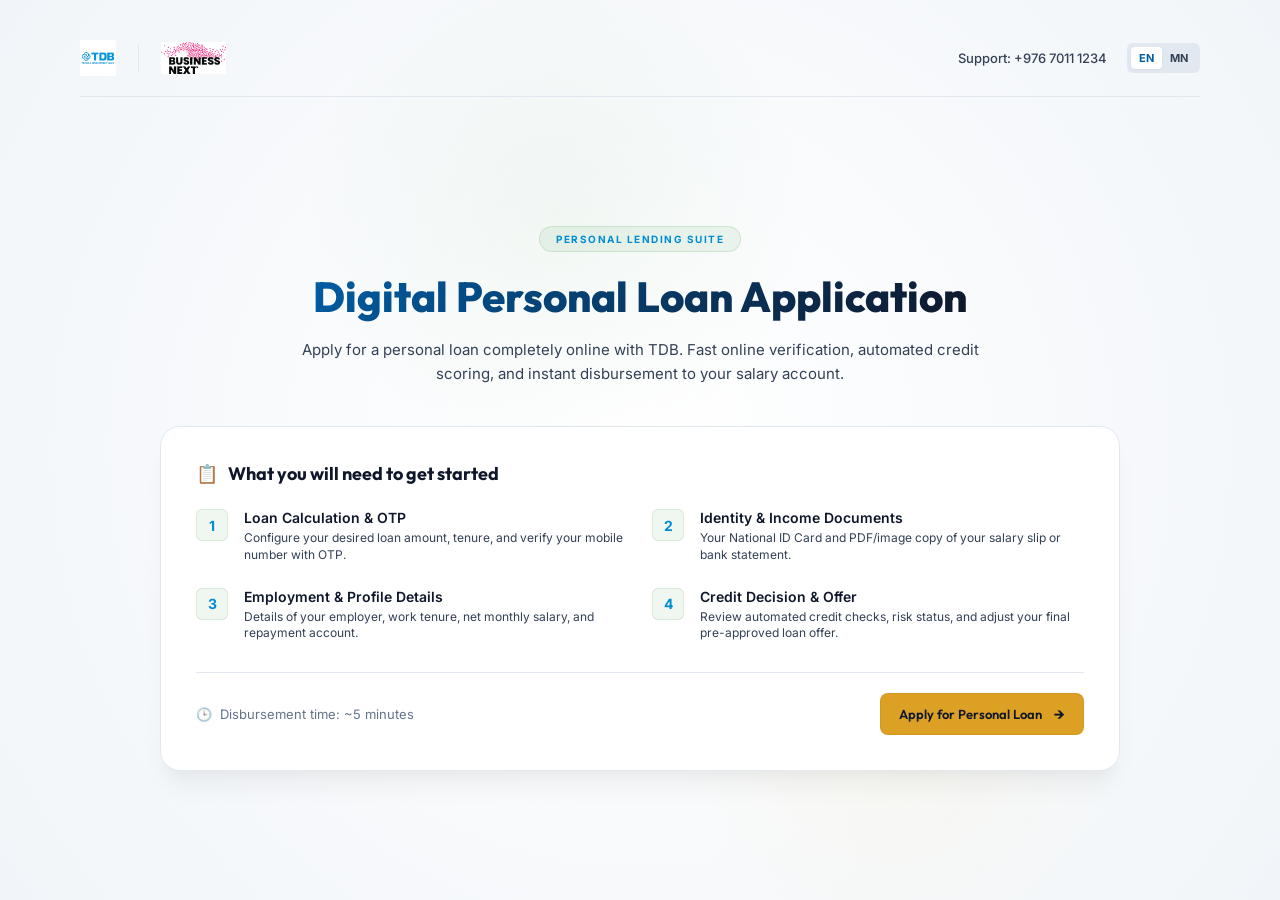
<file: index.html>
<!DOCTYPE html>
<html lang="en">
<head>
  <meta charset="UTF-8">
  <meta name="viewport" content="width=device-width, initial-scale=1.0">
  <title>TDB Mongolia | Retail Onboarding</title>
  <!-- Google Fonts: Outfit and Inter -->
  <link rel="preconnect" href="https://fonts.googleapis.com">
  <link rel="preconnect" href="https://fonts.gstatic.com" crossorigin>
  <link href="https://fonts.googleapis.com/css2?family=Inter:wght@300;400;500;600;700&family=Outfit:wght@400;500;600;700;800&display=swap" rel="stylesheet">
  <!-- Stylesheets -->
  <link rel="stylesheet" href="styles.css">
</head>
<body>

  <!-- ==========================================
       STEP 0: LANDING PAGE (TD Light Theme Style)
       ========================================== -->
  <div class="landing-page-container" id="landing-page">
    <div class="landing-background-glows">
      <div class="glow-1"></div>
      <div class="glow-2"></div>
    </div>
    
    <header class="landing-header">
      <div class="landing-logo-group">
        <img src="assets/tdb_logo.png" alt="TDB Logo" class="tdb-logo-landing">
        <div class="logo-divider"></div>
        <img src="assets/businessnext_logo.png" alt="BusinessNext Logo" class="bn-logo-landing">
      </div>
      <div class="landing-support">
        <span data-translate="support_num">Support: +976 7011 1234</span>
        <div class="lang-selector-mini" id="lang-switcher">
          <span class="active" data-lang="EN">EN</span>
          <span data-lang="MN">MN</span>
        </div>
      </div>
    </header>

    <main class="landing-hero-section">
      <span class="hero-badge" data-translate="retail_suite">PERSONAL LENDING SUITE</span>
      <h1 class="hero-title" data-translate="landing_title">Digital Personal Loan Application</h1>
      <p class="hero-subtitle" data-translate="landing_subtitle">Apply for a personal loan completely online with TDB. Fast online verification, automated credit scoring, and instant disbursement to your salary account.</p>
      
      <!-- What you need card -->
      <div class="requirements-card">
        <h3 class="req-card-title">
          <span class="req-title-icon">📋</span> <span data-translate="req_title">What you will need to get started</span>
        </h3>
        
        <div class="req-grid">
          <div class="req-item">
            <div class="req-num">1</div>
            <div class="req-details">
              <h4 data-translate="req_step1_title">Mobile & Registry Info</h4>
              <p data-translate="req_step1_desc">Active mobile phone for OTP authentication and National Registration Number (Civil ID).</p>
            </div>
          </div>
          <div class="req-item">
            <div class="req-num">2</div>
            <div class="req-details">
              <h4 data-translate="req_step2_title">Identity Document</h4>
              <p data-translate="req_step2_desc">Mongolian National ID Card (Primary), Passport, or Residence Permit for foreign nationals.</p>
            </div>
          </div>
          <div class="req-item">
            <div class="req-num">3</div>
            <div class="req-details">
              <h4 data-translate="req_step3_title">Demographics & Income</h4>
              <p data-translate="req_step3_desc">Employment details, employer name, occupation status, and monthly income levels.</p>
            </div>
          </div>
          <div class="req-item">
            <div class="req-num">4</div>
            <div class="req-details">
              <h4 data-translate="req_step4_title">Security PIN & Signature</h4>
              <p data-translate="req_step4_desc">Establish security codes, card delivery instructions, and draw signature for e-signing.</p>
            </div>
          </div>
        </div>
        
        <div class="req-footer">
          <div class="req-time-info">
            <span class="clock-icon">🕒</span>
            <span data-translate="time_info">Disbursement time: ~5 minutes</span>
          </div>
          <button type="button" class="btn btn-accent btn-large" id="btn-start-onboarding">
            <span data-translate="start_app">Start Loan Application</span> <span class="arrow-btn">→</span>
          </button>
        </div>
      </div>
    </main>
  </div>


  <!-- ==========================================
       MAIN ONBOARDING LAYOUT (TD Corporate Light Theme)
       ========================================== -->
  <div class="app-container hidden" id="onboarding-layout">
    
    <!-- LEFT SIDEBAR: Stepper -->
    <aside class="sidebar">
      <div class="sidebar-header">
        <div class="logo-container">
          <img src="assets/tdb_logo.png" alt="TDB Logo" class="tdb-logo-dash">
          <div class="logo-divider"></div>
          <img src="assets/businessnext_logo.png" alt="BusinessNext Logo" class="bn-logo-dash">
        </div>
        
        <!-- Language Switcher in Dashboard Header -->
        <div class="lang-switcher-dashboard" id="lang-switcher-dash">
          <span class="active" data-lang="EN">EN</span>
          <span data-lang="MN">MN</span>
        </div>
      </div>
      
      <nav class="stepper-nav">
        <ul class="stepper-list">
          <li class="step-item active" data-step="1">
            <div class="step-icon">1</div>
            <div class="step-details">
              <span class="step-title" data-translate="step1_nav_title">Registration & OTP</span>
              <span class="step-desc" data-translate="step1_nav_desc">Verify credentials & NRN</span>
            </div>
            <div class="step-status-dot"></div>
          </li>
          <li class="step-item locked" data-step="2">
            <div class="step-icon">2</div>
            <div class="step-details">
              <span class="step-title" data-translate="step2_nav_title">Document Upload</span>
              <span class="step-desc" data-translate="step2_nav_desc">Choose document & scan</span>
            </div>
            <div class="step-status-dot"></div>
          </li>
          <li class="step-item locked" data-step="3">
            <div class="step-icon">3</div>
            <div class="step-details">
              <span class="step-title" data-translate="step3_nav_title">Personal Information</span>
              <span class="step-desc" data-translate="step3_nav_desc">OCR review & profile</span>
            </div>
            <div class="step-status-dot"></div>
          </li>
          <li class="step-item locked" data-step="4">
            <div class="step-icon">4</div>
            <div class="step-details">
              <span class="step-title" data-translate="step4_nav_title">Product Selection</span>
              <span class="step-desc" data-translate="step4_nav_desc">Choose accounts & card options</span>
            </div>
            <div class="step-status-dot"></div>
          </li>
          <li class="step-item locked" data-step="5">
            <div class="step-icon">5</div>
            <div class="step-details">
              <span class="step-title" data-translate="step5_nav_title">Biometric Liveness</span>
              <span class="step-desc" data-translate="step5_nav_desc">Face match & checks</span>
            </div>
            <div class="step-status-dot"></div>
          </li>
          <li class="step-item locked" data-step="6">
            <div class="step-icon">6</div>
            <div class="step-details">
              <span class="step-title" data-translate="step6_nav_title">Review & e-Sign</span>
              <span class="step-desc" data-translate="step6_nav_desc">Sign agreements & submit</span>
            </div>
            <div class="step-status-dot"></div>
          </li>
        </ul>
      </nav>
      
      <!-- Stepper Footer status -->
      <div class="sidebar-footer">
        <div class="metrics-card">
          <div class="metrics-header">
            <span data-translate="risk_unit_title">AI Risk Scoring Unit</span>
          </div>
          <div class="metric-row">
            <span class="metric-label" data-translate="metric_risk_lbl">Fraud Risk Level</span>
            <span class="metric-val status-green" id="metric-risk" data-translate="unassessed">Unassessed</span>
          </div>
          <div class="metric-row">
            <span class="metric-label" data-translate="metric_stp_lbl">STP Check</span>
            <span class="metric-val" id="metric-stp">--</span>
          </div>
          <div class="metric-progress-wrapper">
            <div class="metric-progress-lbl" data-translate="metric_strength_lbl">Biometric Cleared Strength</div>
            <div class="progress-bar-small">
              <div class="progress-bar-small-fill" id="metric-progress-bar" style="width: 0%"></div>
            </div>
          </div>
        </div>
        
        <div class="sidebar-progress-tracker-bottom">
          <div class="progress-labels">
            <span id="progress-percent">Step 1 of 6 (16%)</span>
            <span id="step-percentage-numeric">16%</span>
          </div>
          <div class="progress-bar-container">
            <div class="progress-bar-fill" id="main-progress-bar" style="width: 16.6%;"></div>
          </div>
        </div>
        <p class="copyright">&copy; 2026 Trade & Development Bank Jsc. powered by BusinessNext</p>
      </div>
    </aside>
    
    <!-- MAIN CONTENT PANEL -->
    <main class="main-content">
      
      <header class="main-content-header">
        <div class="header-details-top">
          <span class="onboarding-scope-label" data-translate="retail_onboarding_lbl">Digital Retail Loan Engine</span>
        </div>
        <h2 id="step-main-title">Personal Loan Onboarding</h2>
        <p id="step-main-desc">Configure loan parameters, verify credentials, and sign agreements online.</p>
      </header>
      
      <!-- Split Form Steps Container -->
      <div class="step-panels-container">
        
        <!-- STEP 1: MOBILE & OTP REGISTRATION -->
        <section class="step-panel active" id="step-panel-1">
          <div class="split-layout">
            
            <div class="illustration-side">
              <div class="illustration-box">
                <svg viewBox="0 0 200 200" fill="none" class="step-svg" xmlns="http://www.w3.org/2000/svg">
                  <circle cx="100" cy="100" r="80" fill="rgba(0, 122, 0, 0.03)" />
                  <circle cx="100" cy="100" r="60" stroke="rgba(0, 122, 0, 0.08)" stroke-width="1.5" stroke-dasharray="4 4" />
                  
                  <rect x="60" y="50" width="80" height="110" rx="10" fill="#ffffff" stroke="#cbd5e1" stroke-width="2"/>
                  <rect x="70" y="60" width="60" height="8" rx="2" fill="rgba(0, 122, 0, 0.15)" />
                  <circle cx="100" cy="105" r="16" stroke="var(--td-green)" stroke-width="2" />
                  <path d="M92 105 H108" stroke="var(--td-green)" stroke-width="2" />
                  <path d="M100 97 V113" stroke="var(--td-green)" stroke-width="2" />
                  
                  <circle cx="100" cy="148" r="4" fill="#cbd5e1" />
                </svg>
                <div class="illustration-desc-box">
                  <h4 data-translate="ill_step1_title">Mobile Verification</h4>
                  <p data-translate="ill_step1_desc">Confirm identity credentials and link your personal mobile number to activate digital banking nodes securely.</p>
                </div>
              </div>
            </div>
            
            <div class="form-card-side">
              <div class="form-card">
                <div class="form-card-header">
                  <h3 data-translate="form_step1_title">Configure Loan Request</h3>
                  <p data-translate="form_step1_desc">Set your desired loan amount and tenure, and verify your mobile number.</p>
                </div>
                
                
                <!-- Mobile Number & NRN Registration Section -->
                <div class="form-group">
                  <label for="mobile-number"><span data-translate="mobile_lbl">Mobile Number</span> <span class="required">*</span></label>
                  <div class="input-with-action">
                    <div class="phone-prefix">+976</div>
                    <input type="tel" id="mobile-number" class="form-control" placeholder="Mobile Number (e.g. 99123456)">
                    <button type="button" class="btn btn-secondary btn-sm" id="btn-send-otp" data-translate="send_otp">Send OTP</button>
                  </div>
                </div>
                
                <div class="form-group hidden" id="otp-group">
                  <label><span data-translate="otp_lbl">OTP Verification Code</span> <span class="required">*</span></label>
                  <div class="otp-input-container">
                    <input type="password" maxlength="1" class="otp-cell" data-index="0">
                    <input type="password" maxlength="1" class="otp-cell" data-index="1">
                    <input type="password" maxlength="1" class="otp-cell" data-index="2">
                    <input type="password" maxlength="1" class="otp-cell" data-index="3">
                    <input type="password" maxlength="1" class="otp-cell" data-index="4">
                    <input type="password" maxlength="1" class="otp-cell" data-index="5">
                  </div>
                  <div class="otp-actions">
                    <span id="otp-timer" data-translate="otp_timer_lbl">Resend code in 60s</span>
                    <button type="button" class="btn-link hidden" id="btn-resend-otp" data-translate="resend_otp">Resend Code</button>
                  </div>
                </div>
                
                <div class="form-group">
                  <label for="nrn-number"><span data-translate="nrn_lbl">National Registry Number (Civil ID)</span> <span class="required">*</span></label>
                  <div class="input-icon-wrapper">
                    <input type="text" id="nrn-number" class="form-control uppercase" placeholder="e.g. УУ95120612">
                    <span class="validation-status-icon" id="nrn-validation-icon"></span>
                  </div>
                  <small class="form-hint" data-translate="nrn_hint">Format: 2 Cyrillic characters followed by 8 digits</small>
                </div>
                
                <!-- Loan Calculator Widget -->
                <div class="loan-calculator-widget">
                  <div class="form-group">
                    <div class="slider-header-row">
                      <span data-translate="loan_amt_slider_lbl">Desired Loan Amount</span>
                      <strong id="loan-amount-display">5,000,000 MNT</strong>
                    </div>
                    <input type="range" id="loan-amount-slider" class="range-slider" min="500000" max="25000000" step="500000" value="5000000">
                    <div class="slider-limits">
                      <span>500,000 MNT</span>
                      <span>25,000,000 MNT</span>
                    </div>
                  </div>

                  <div class="form-group">
                    <div class="slider-header-row">
                      <span data-translate="loan_tenure_slider_lbl">Repayment Tenure Choice</span>
                      <strong id="loan-tenure-display">12 Months</strong>
                    </div>
                    <input type="range" id="loan-tenure-slider" class="range-slider" min="6" max="36" step="6" value="12">
                    <div class="slider-limits">
                      <span>6 Months</span>
                      <span>36 Months</span>
                    </div>
                  </div>

                  <div class="emi-summary-box">
                    <h5 class="emi-box-title" data-translate="emi_calc_header">Estimated Repayment Details</h5>
                    <div class="emi-details-grid">
                      <div class="emi-detail-item">
                        <span data-translate="interest_rate_lbl">Interest Rate (Standard)</span>
                        <strong>18.5% p.a.</strong>
                      </div>
                      <div class="emi-detail-item">
                        <span data-translate="est_emi_lbl">Monthly Payment (EMI)</span>
                        <strong id="emi-amount-val" class="highlight-gold">459,444 MNT</strong>
                      </div>
                      <div class="emi-detail-item">
                        <span data-translate="flat_fee_lbl">One-time Processing Fee</span>
                        <strong>15,000 MNT</strong>
                      </div>
                    </div>
                  </div>
                </div>
              </div>
            </div>
            
          </div>
        </section>
        
        <!-- STEP 2: DOCUMENT UPLOAD & OCR -->
        <section class="step-panel" id="step-panel-2">
          <div class="split-layout">
            
            <div class="illustration-side">
              <div class="illustration-box">
                <svg viewBox="0 0 200 200" fill="none" class="step-svg" xmlns="http://www.w3.org/2000/svg">
                  <!-- Abstract scanner lines -->
                  <circle cx="100" cy="100" r="75" fill="rgba(0, 122, 0, 0.02)"/>
                  <rect x="40" y="65" width="120" height="75" rx="8" fill="#ffffff" stroke="#cbd5e1" stroke-width="2"/>
                  <rect x="52" y="77" width="26" height="26" rx="4" fill="rgba(0, 122, 0, 0.1)"/>
                  <line x1="88" y1="82" x2="140" y2="82" stroke="#cbd5e1" stroke-width="2.5"/>
                  <line x1="88" y1="92" x2="130" y2="92" stroke="#cbd5e1" stroke-width="2.5"/>
                  
                  <path d="M30 100 H170" stroke="var(--td-mint)" stroke-width="2" stroke-linecap="round"/>
                  <path d="M30 100 L45 85 M170 100 L155 115" stroke="var(--td-mint)" stroke-width="2"/>
                </svg>
                <div class="illustration-desc-box">
                  <h4 data-translate="ill_step2_title">OCR Scanning</h4>
                  <p data-translate="ill_step2_desc">Our OCR algorithm automatically reads and parses Mongolian Cyrillic characters to pre-fill identity entries.</p>
                </div>
              </div>
            </div>
            
            <div class="form-card-side">
              <div class="form-card">
                <div class="form-card-header">
                  <h3 data-translate="form_step2_title">Document Verification</h3>
                  <p data-translate="form_step2_desc">Upload valid document credentials for automated OCR metadata extraction.</p>
                </div>
                
                <div class="form-group">
                  <label><span data-translate="doc_type_lbl">Document Type</span> <span class="required">*</span></label>
                  <div class="doc-type-selectors">
                    <label class="doc-type-card active">
                      <input type="radio" name="doc-type" value="national_id" checked>
                      <span class="doc-type-icon">💳</span>
                      <span class="doc-type-lbl" data-translate="national_id_lbl">National ID</span>
                    </label>
                    <label class="doc-type-card">
                      <input type="radio" name="doc-type" value="passport">
                      <span class="doc-type-icon">📘</span>
                      <span class="doc-type-lbl" data-translate="passport_lbl">Passport</span>
                    </label>
                    <label class="doc-type-card">
                      <input type="radio" name="doc-type" value="residence_permit">
                      <span class="doc-type-icon">🛡️</span>
                      <span class="doc-type-lbl" data-translate="permit_lbl">Permit</span>
                    </label>
                  </div>
                </div>
                
                <div class="upload-drag-area" id="doc-upload-area" style="position: relative; overflow: hidden;">
                  <div class="upload-graphic">📂</div>
                  <div class="upload-texts">
                    <p class="upload-main-text" data-translate="upload_drag_lbl">Upload front & back files</p>
                    <p class="upload-sub-text" data-translate="upload_hint_lbl">Drag & drop PNG/PDF up to 10MB</p>
                  </div>
                  <input type="file" id="file-uploader" style="position: absolute; top: 0; left: 0; width: 100%; height: 100%; opacity: 0; cursor: pointer; z-index: 10;" multiple>
                </div>
                
                <div class="uploaded-files-list hidden" id="files-list"></div>
                
                <!-- Income Statement Upload Area -->
                <div class="form-group mt-15">
                  <label><span data-translate="upload_income_lbl">Upload Income / Bank Statement</span> <span class="required">*</span></label>
                  <div class="upload-drag-area" id="income-upload-area" style="position: relative; overflow: hidden; margin-top: 8px;">
                    <div class="upload-graphic">📊</div>
                    <div class="upload-texts">
                      <p class="upload-main-text" data-translate="upload_income_lbl">Upload Income / Bank Statement</p>
                      <p class="upload-sub-text" data-translate="upload_income_hint">Upload your latest salary slip or bank statement PDF/JPG</p>
                    </div>
                    <input type="file" id="income-uploader" style="position: absolute; top: 0; left: 0; width: 100%; height: 100%; opacity: 0; cursor: pointer; z-index: 10;">
                  </div>
                </div>
                
                <div class="uploaded-files-list hidden" id="income-files-list"></div>
                
                <div class="ai-status-card mt-15">
                  <div class="ai-card-title">✦ <span data-translate="ai_chk_ocr">OCR Extraction Check</span></div>
                  <ul class="ai-check-list">
                    <li class="pending" id="ai-check-ocr">
                      <span class="check-bullet"></span>
                      <span class="check-text" data-translate="ocr_text">OCR Identity Data Extraction</span>
                      <span class="check-status" data-translate="pending">Pending</span>
                    </li>
                  </ul>
                </div>
              </div>
            </div>
            
          </div>
        </section>
        
        <!-- STEP 5: BIOMETRIC SELFIE & LIVENESS -->
        <section class="step-panel" id="step-panel-5">
          <div class="split-layout">
            
            <div class="illustration-side">
              <div class="illustration-box">
                <svg viewBox="0 0 200 200" fill="none" class="step-svg" xmlns="http://www.w3.org/2000/svg">
                  <circle cx="100" cy="100" r="75" fill="rgba(0, 122, 0, 0.02)"/>
                  <circle cx="100" cy="90" r="30" stroke="#cbd5e1" stroke-width="2"/>
                  <path d="M60 155 C60 120, 140 120, 140 155" stroke="#cbd5e1" stroke-width="2" stroke-linecap="round"/>
                  
                  <path d="M100 50 L100 130 M60 90 L140 90" stroke="var(--td-mint)" stroke-width="1.5" stroke-dasharray="3 3"/>
                  <circle cx="100" cy="90" r="45" stroke="var(--td-mint)" stroke-width="1.5"/>
                </svg>
                <div class="illustration-desc-box">
                  <h4 data-translate="ill_step3_title">Biometrics & AML</h4>
                  <p data-translate="ill_step3_desc">Live facial detection compares selfie biometrics with document photo, running cross-checks against duplicate databases.</p>
                </div>
              </div>
            </div>
            
            <div class="form-card-side">
              <div class="form-card">
                <div class="form-card-header">
                  <h3 data-translate="form_step3_title">Selfie Liveness Capture</h3>
                  <p data-translate="form_step3_desc">Provide biometric facial confirmation to run fraud and AML screenings.</p>
                </div>
                
                <div class="selfie-module">
                  <div class="camera-viewport-container">
                    <video id="webcam" class="hidden" autoplay playsinline></video>
                    <canvas id="selfie-canvas" class="selfie-overlay"></canvas>
                    
                    <div class="camera-placeholder" id="camera-placeholder">
                      <div class="placeholder-icon">📸</div>
                      <button type="button" class="btn btn-primary btn-sm" id="btn-activate-camera" data-translate="activate_cam">Activate Camera Feed</button>
                    </div>
                    
                    <div class="liveness-guidance hidden" id="liveness-guide">
                      <span id="liveness-prompt-text" data-translate="align_face">Align face in frame</span>
                    </div>
                    
                    <div class="capture-success-overlay hidden" id="capture-success">
                      <div class="success-checkmark-circle">✓</div>
                      <h3 data-translate="liveness_ok">Liveness Verified</h3>
                      <p id="liveness-score-lbl">Score: 99.8%</p>
                    </div>
                  </div>
                  
                  <div class="camera-actions">
                    <button type="button" class="btn btn-secondary btn-sm hidden" id="btn-capture-selfie" data-translate="capture">Capture</button>
                    <button type="button" class="btn btn-outline btn-sm hidden" id="btn-retake-selfie" data-translate="retake">Retake</button>
                  </div>
                </div>
                
                <div class="ai-status-card mt-15">
                  <div class="ai-card-title">✦ <span data-translate="ai_chk_bio">Biometric Checklists</span></div>
                  <ul class="ai-check-list">
                    <li class="pending" id="ai-check-face">
                      <span class="check-bullet"></span>
                      <span class="check-text" data-translate="face_match_text">Biometric Face Matching (ID vs Selfie)</span>
                      <span class="check-status" data-translate="pending">Pending</span>
                    </li>
                    <li class="pending" id="ai-check-dup">
                      <span class="check-bullet"></span>
                      <span class="check-text" data-translate="dup_text">Database Duplicate Clearance</span>
                      <span class="check-status" data-translate="pending">Pending</span>
                    </li>
                    <li class="pending" id="ai-check-aml">
                      <span class="check-bullet"></span>
                      <span class="check-text" data-translate="aml_text">AML Database Watchlist Check</span>
                      <span class="check-status" data-translate="pending">Pending</span>
                    </li>
                  </ul>
                </div>
              </div>
            </div>
            
          </div>
        </section>
        
        <!-- STEP 3: PERSONAL PROFILE DETAILS -->
        <section class="step-panel" id="step-panel-3">
          <div class="split-layout">
            
            <div class="illustration-side">
              <div class="illustration-box">
                <svg viewBox="0 0 200 200" fill="none" class="step-svg" xmlns="http://www.w3.org/2000/svg">
                  <circle cx="100" cy="100" r="75" fill="rgba(0, 122, 0, 0.02)"/>
                  <rect x="50" y="45" width="100" height="110" rx="8" fill="#ffffff" stroke="#cbd5e1" stroke-width="2"/>
                  <line x1="70" y1="65" x2="130" y2="65" stroke="var(--td-green)" stroke-width="3" stroke-linecap="round"/>
                  <line x1="70" y1="80" x2="110" y2="80" stroke="#cbd5e1" stroke-width="2.5"/>
                  <line x1="70" y1="95" x2="120" y2="95" stroke="#cbd5e1" stroke-width="2.5"/>
                  <line x1="70" y1="110" x2="105" y2="110" stroke="#cbd5e1" stroke-width="2.5"/>
                  
                  <circle cx="130" cy="130" r="20" fill="rgba(0, 176, 116, 0.15)"/>
                  <path d="M124 130 L128 134 L136 126" stroke="var(--td-mint)" stroke-width="2.5" stroke-linecap="round" stroke-linejoin="round"/>
                </svg>
                <div class="illustration-desc-box">
                  <h4 data-translate="ill_step4_title">Demographics Registry</h4>
                  <p data-translate="ill_step4_desc">Review the database metadata parsed by OCR. Fill out contact fields to finalize demographics profile.</p>
                </div>
              </div>
            </div>
            
            <div class="form-card-side">
              <div class="form-card">
                <div class="form-card-header">
                  <h3 data-translate="form_step4_title">Personal Information</h3>
                  <p data-translate="form_step4_desc">Verify extracted details and supply demographic and occupation settings.</p>
                </div>
                
                <div class="ai-autofill-banner">
                  <div class="banner-icon">🤖</div>
                  <div class="banner-content">
                    <strong data-translate="banner_autofill_title">Auto-extracted from Documents</strong>
                    <p data-translate="banner_autofill_desc">Double check OCR data. Fields highlighted in gold are extracted.</p>
                  </div>
                </div>
                
                <div class="form-row-2">
                  <div class="form-group">
                    <label for="p-fullname"><span data-translate="fullname_lbl">Full Name (Latin)</span> <span class="required">*</span></label>
                    <input type="text" id="p-fullname" class="form-control ai-extracted" placeholder="Full Name">
                  </div>
                  <div class="form-group">
                    <label for="p-dob"><span data-translate="dob_lbl">Date of Birth</span> <span class="required">*</span></label>
                    <input type="date" id="p-dob" class="form-control ai-extracted">
                  </div>
                </div>
                
                <div class="form-row-2">
                  <div class="form-group">
                    <label for="p-gender"><span data-translate="gender_lbl">Gender</span> <span class="required">*</span></label>
                    <select id="p-gender" class="form-control ai-extracted">
                      <option value="">Select Gender</option>
                      <option value="Male" data-translate="gender_male">Male</option>
                      <option value="Female" data-translate="gender_female">Female</option>
                      <option value="Other" data-translate="gender_other">Other</option>
                    </select>
                  </div>
                  <div class="form-group">
                    <label for="p-nationality"><span data-translate="nationality_lbl">Nationality</span> <span class="required">*</span></label>
                    <input type="text" id="p-nationality" class="form-control ai-extracted" value="Mongolian">
                  </div>
                </div>
                
                <div class="form-group">
                  <label for="p-address"><span data-translate="address_lbl">Residential Address</span> <span class="required">*</span></label>
                  <div class="input-icon-wrapper">
                    <input type="text" id="p-address" class="form-control ai-extracted" placeholder="Full Address">
                    <button type="button" class="input-btn" id="btn-suggest-address" data-translate="locate">Locate</button>
                  </div>
                </div>
                
                <div class="form-row-2">
                  <div class="form-group">
                    <label for="p-email"><span data-translate="email_lbl">Email Address</span> <span class="required">*</span></label>
                    <input type="email" id="p-email" class="form-control" placeholder="email@address.mn">
                  </div>
                  <div class="form-group">
                    <label for="p-phone" data-translate="phone_lbl">Verified Phone Number</label>
                    <input type="tel" id="p-phone" class="form-control" readonly disabled>
                  </div>
                </div>
                
                <div class="form-group">
                  <label for="p-employment"><span data-translate="employment_lbl">Employment Status</span> <span class="required">*</span></label>
                  <select id="p-employment" class="form-control">
                    <option value="Employed" data-translate="emp_employed">Employed (Full-time)</option>
                    <option value="Self-Employed" data-translate="emp_self">Self-Employed / Owner</option>
                    <option value="Unemployed" data-translate="emp_unemp">Unemployed</option>
                    <option value="Student" data-translate="emp_student">Student</option>
                    <option value="Retired" data-translate="emp_retired">Retired</option>
                  </select>
                </div>
                
                <div class="form-group" id="group-employer">
                  <label for="p-employer"><span data-translate="employer_lbl">Employer Name</span> <span class="required">*</span></label>
                  <input type="text" id="p-employer" class="form-control" placeholder="Company Name">
                </div>
                
                <div class="form-row-2">
                  <div class="form-group">
                    <div class="slider-header-row">
                      <label for="p-occupation"><span data-translate="occupation_lbl">Occupation</span> <span class="required">*</span></label>
                    </div>
                    <input type="text" id="p-occupation" class="form-control" placeholder="Job Title">
                  </div>
                  <div class="form-group">
                    <label for="p-income"><span data-translate="income_lbl">Net Monthly Salary (MNT)</span> <span class="required">*</span></label>
                    <input type="number" id="p-income" class="form-control" placeholder="e.g. 2500000" value="2500000">
                  </div>
                </div>
                
                <div class="form-row-2">
                  <div class="form-group">
                    <label for="p-work-tenure">Work Tenure (Years) <span class="required">*</span></label>
                    <input type="number" id="p-work-tenure" class="form-control" placeholder="e.g. 2" value="2">
                  </div>
                  <div class="form-group">
                    <label for="p-salary-acct"><span data-translate="salary_acct_lbl">Salary Repayment Account</span> <span class="required">*</span></label>
                    <input type="text" id="p-salary-acct" class="form-control" placeholder="e.g. 5001234567" value="5001234567">
                  </div>
                </div>
                
                <div class="form-row-2">
                  <div class="form-group">
                    <label for="p-lang" data-translate="pref_lang_lbl">Language Preference</label>
                    <select id="p-lang" class="form-control">
                      <option value="MN" data-translate="lang_mn">Mongolian</option>
                      <option value="EN" data-translate="lang_en">English</option>
                    </select>
                  </div>
                  <div class="form-group">
                    <label for="p-branch" data-translate="pref_branch_lbl">Home Branch</label>
                    <select id="p-branch" class="form-control">
                      <option value="HQ" data-translate="branch_hq">Sukhbaatar Square HQ</option>
                      <option value="west" data-translate="branch_west">West Crossroad Branch</option>
                      <option value="erdenet" data-translate="branch_erd">Orkhon Erdenet Branch</option>
                    </select>
                  </div>
                </div>
              </div>
            </div>
            
          </div>
        </section>
        
        <!-- STEP 4: PRODUCT SELECTION & ACCOUNT PREFERENCES -->
        <section class="step-panel" id="step-panel-4">
          <div class="split-layout">
            
            <div class="illustration-side">
              <div class="illustration-box">
                <div class="product-visualizer-sidebar">
                  <div class="promo-offer-card-sidebar">
                    <div class="promo-header">
                      <span class="promo-sparkle">✦</span>
                      <strong data-translate="assess_title">Credit Assessment</strong>
                    </div>
                    
                    <!-- Credit Score Indicator -->
                    <div style="text-align: center; margin: 16px 0; border: 1.5px solid var(--border-color); border-radius: 8px; padding: 12px; background: white;">
                      <div style="font-size: 28px; font-weight: 800; color: var(--success-color);">745</div>
                      <div style="font-size: 10px; color: var(--text-muted); text-transform: uppercase; font-weight: 700; margin-top: 4px;" data-translate="bureau_score_lbl">Credit Bureau Score</div>
                    </div>
                    
                    <!-- Rules checker grid -->
                    <div class="eligibility-rules-grid">
                      <div class="rule-checker-card">
                        <div class="rule-header-row">
                          <span class="rule-name-text">FOIR / DTI</span>
                          <span class="rule-status-chip chip-passed" data-translate="status_passed">PASSED</span>
                        </div>
                        <div class="rule-value-desc" id="foir-display-val">18.4%</div>
                      </div>
                      <div class="rule-checker-card">
                        <div class="rule-header-row">
                          <span class="rule-name-text" data-translate="salary_title">Monthly Salary</span>
                          <span class="rule-status-chip chip-passed" data-translate="status_passed">PASSED</span>
                        </div>
                        <div class="rule-value-desc" id="monthly-salary-display-val">2.5M MNT</div>
                      </div>
                    </div>
                    
                    <p class="promo-desc-sidebar" style="font-size: 11px; color: var(--text-secondary);" data-translate="assess_desc">Our credit engine successfully queried the national registry and credit bureau databases. You qualify for our preferred retail lending tier.</p>
                  </div>
                </div>
              </div>
            </div>
            
            <div class="form-card-side">
              <div class="form-card">
                <div class="form-card-header">
                  <h3 data-translate="form_step5_title">Credit Offer Approved</h3>
                  <p data-translate="form_step5_desc">Review your approved credit parameters and adjust your final loan limits.</p>
                </div>
                
                <div class="preapproved-offer-card">
                  <h4 data-translate="preapproved_title">Approved Personal Loan Offer</h4>
                  <div style="font-size: 22px; font-weight: 800; color: var(--td-accent-gold); margin: 6px 0;" id="approved-max-display">12,000,000 MNT</div>
                  <p style="font-size: 11px; color: var(--text-muted); margin: 0;" data-translate="preapproved_desc">Maximum pre-approved loan limit based on salary and debt check.</p>
                </div>

                <!-- Custom Slider Adjusters -->
                <div class="loan-calculator-widget" style="margin-top: 20px;">
                  <div class="form-group">
                    <div class="slider-header-row">
                      <span data-translate="adj_amt_lbl">Adjust Final Loan Amount</span>
                      <strong id="final-loan-amount-display">5,000,000 MNT</strong>
                    </div>
                    <input type="range" id="final-loan-amount-slider" class="range-slider" min="500000" max="12000000" step="500000" value="5000000">
                    <div class="slider-limits">
                      <span>500,000 MNT</span>
                      <span id="final-slider-max-lbl">12,000,000 MNT</span>
                    </div>
                  </div>

                  <div class="form-group">
                    <div class="slider-header-row">
                      <span data-translate="adj_tenure_lbl">Adjust Final Tenure</span>
                      <strong id="final-loan-tenure-display">12 Months</strong>
                    </div>
                    <input type="range" id="final-loan-tenure-slider" class="range-slider" min="6" max="36" step="6" value="12">
                    <div class="slider-limits">
                      <span>6 Months</span>
                      <span>36 Months</span>
                    </div>
                  </div>

                  <div class="emi-summary-box" style="margin-top: 15px; background: var(--bg-secondary);">
                    <h5 class="emi-box-title" data-translate="emi_calc_header">Final Repayment Details</h5>
                    <div class="emi-details-grid">
                      <div class="emi-detail-item">
                        <span data-translate="interest_rate_lbl">Interest Rate</span>
                        <strong>18.5% p.a.</strong>
                      </div>
                      <div class="emi-detail-item">
                        <span data-translate="est_emi_lbl">Monthly EMI</span>
                        <strong id="final-emi-amount-val" class="highlight-gold">459,444 MNT</strong>
                      </div>
                      <div class="emi-detail-item">
                        <span data-translate="flat_fee_lbl">Processing Fee</span>
                        <strong>15,000 MNT</strong>
                      </div>
                    </div>
                  </div>
                </div>
                
                <!-- Servicing instructions -->
                
                <!-- PIN setup removed per security guidelines -->
              </div>
            </div>
            
          </div>
        </section>
        
        <!-- STEP 6: REVIEW & E-SIGN -->
        <section class="step-panel" id="step-panel-6">
          <div class="split-layout">
            
            <div class="illustration-side">
              <div class="illustration-box">
                <svg viewBox="0 0 200 200" fill="none" class="step-svg" xmlns="http://www.w3.org/2000/svg">
                  <circle cx="100" cy="100" r="75" fill="rgba(0, 122, 0, 0.02)"/>
                  <path d="M60 40 H140 V160 H60 Z" fill="#ffffff" stroke="#cbd5e1" stroke-width="2"/>
                  <line x1="80" y1="70" x2="120" y2="70" stroke="#cbd5e1" stroke-width="3"/>
                  <line x1="80" y1="90" x2="110" y2="90" stroke="#cbd5e1" stroke-width="3"/>
                  
                  <path d="M70 135 C90 135, 90 145, 120 138" stroke="var(--td-green)" stroke-width="2.5" stroke-linecap="round"/>
                  <circle cx="120" cy="138" r="3" fill="var(--td-green)"/>
                </svg>
                <div class="illustration-desc-box">
                  <h4 data-translate="ill_step6_title">Application Check</h4>
                  <p data-translate="ill_step6_desc">Take a moment to review all summarized parameters before e-signing and executing.</p>
                </div>
              </div>
            </div>
            
            <div class="form-card-side">
              <div class="form-card">
                <div class="form-card-header">
                  <h3 data-translate="form_step6_title">Review & Digital Sign</h3>
                  <p data-translate="form_step6_desc">Ensure details are accurate and draw signature to submit registration.</p>
                </div>
                
                <div class="summary-card">
                  <div class="summary-section">
                    <div class="summary-sec-header">
                      <span data-translate="sum_sec1">1. DEMOGRAPHICS & INCOME</span>
                      <button type="button" class="btn-link-edit" data-target-step="3" data-translate="edit">Edit</button>
                    </div>
                    <div class="summary-details-grid">
                      <div class="summary-item"><span class="sum-label" data-translate="sum_name">Name:</span> <strong id="sum-name">--</strong></div>
                      <div class="summary-item"><span class="sum-label" data-translate="sum_nrn">NRN / DOB:</span> <strong id="sum-nrn">--</strong></div>
                      <div class="summary-item"><span class="sum-label" data-translate="sum_address">Address:</span> <strong id="sum-address">--</strong></div>
                      <div class="summary-item"><span class="sum-label" data-translate="sum_tax">Employer Name:</span> <strong id="sum-tax">--</strong></div>
                      <div class="summary-item"><span class="sum-label" data-translate="income_lbl">Monthly Salary:</span> <strong id="sum-salary">--</strong></div>
                    </div>
                  </div>
                  
                  <div class="summary-section">
                    <div class="summary-sec-header">
                      <span data-translate="sum_sec2">2. APPROVED LOAN DETAILS</span>
                      <button type="button" class="btn-link-edit" data-target-step="4" data-translate="edit">Edit</button>
                    </div>
                    <div class="summary-details-grid">
                      <div class="summary-item"><span class="sum-label" data-translate="sum_prod">Loan Amount:</span> <strong id="sum-product">--</strong></div>
                      <div class="summary-item"><span class="sum-label" data-translate="sum_card">Loan Tenure:</span> <strong id="sum-card">--</strong></div>
                      <div class="summary-item"><span class="sum-label" data-translate="sum_extra">Monthly Payment (EMI):</span> <strong id="sum-extra" class="highlight-gold">--</strong></div>
                    </div>
                  </div>
                  
                  <div class="summary-section">
                    <div class="summary-sec-header">
                      <span data-translate="sum_sec3">3. REPAYMENT & SERVICING PREFERENCES</span>
                      <button type="button" class="btn-link-edit" data-target-step="4" data-translate="edit">Edit</button>
                    </div>
                    <div class="summary-details-grid">
                      <div class="summary-item"><span class="sum-label" data-translate="sum_pref">Repayment Account:</span> <strong id="sum-pref">--</strong></div>
                      <div class="summary-item"><span class="sum-label" data-translate="sum_delivery">Preferred Branch:</span> <strong id="sum-delivery">--</strong></div>
                    </div>
                  </div>
                </div>
                
                <!-- Key Facts Statement (KFS) -->
                <div class="kfs-container-box mt-15">
                  <div class="kfs-table-header">
                    <h4 data-translate="kfs_headline">Key Facts Statement (KFS)</h4>
                    <span style="font-size: 9px; font-weight: 800; background: rgba(255,255,255,0.2); padding: 2px 6px; border-radius: 4px;">TDB Retail Loan</span>
                  </div>
                  <table class="kfs-table-element">
                    <tr>
                      <th data-translate="kfs_th_amt">Principal Amount</th>
                      <td id="kfs-val-principal">--</td>
                    </tr>
                    <tr>
                      <th data-translate="kfs_th_rate">Interest Rate (Annual)</th>
                      <td>18.5% p.a.</td>
                    </tr>
                    <tr>
                      <th data-translate="kfs_th_apr">Annual Percentage Rate (APR) %</th>
                      <td>18.5%</td>
                    </tr>
                    <tr>
                      <th data-translate="kfs_th_tenure">Total Repayment Tenure</th>
                      <td id="kfs-val-tenure">--</td>
                    </tr>
                    <tr>
                      <th data-translate="kfs_th_charges">Fee / Disbursal Charges</th>
                      <td data-translate="kfs_flat_fee">15,000 MNT processing fee</td>
                    </tr>
                    <tr>
                      <th data-translate="kfs_th_penal">Late Repayment Penalties</th>
                      <td data-translate="kfs_penal_desc">0.1% daily penal fee on overdue amount</td>
                    </tr>
                    <tr>
                      <th data-translate="kfs_th_cooling">Cooling-off Period</th>
                      <td data-translate="kfs_cooling_desc">24 hours standard window</td>
                    </tr>
                    <tr>
                      <th data-translate="kfs_th_grievance">Grievance Support Email</th>
                      <td data-translate="kfs_grievance_desc">grievance@tdbm.mn</td>
                    </tr>
                  </table>
                </div>

                <div class="terms-conditions-viewer-box mt-15">
                  <h4 data-translate="disclosures_title">Loan Agreement Declarations</h4>
                  <p data-translate="disclosures_desc">By signing, you warrant that all information submitted is correct. You authorize TDB to pull credit checks and automatically deduct loan installments from salary.</p>
                </div>
                

                
                <div class="otp-confirmation-block mt-15">
                  <label class="custom-checkbox align-start">
                    <input type="checkbox" id="terms-accept">
                    <span class="checkbox-box mt-4"></span>
                    <div class="checkbox-label-text">
                      <strong data-translate="terms_accept_lbl">I execute this onboarding packet. <span class="required">*</span></strong>
                    </div>
                  </label>
                </div>
                
                <!-- Compliance Watchlist statuses in review page -->
                <div class="compliance-scorecard-card mt-15">
                  <div class="scorecard-header">
                    <span data-translate="sec_status_title">Compliance Declarations Risk Status</span>
                    <span class="badge badge-success" data-translate="cleared">CLEARED</span>
                  </div>
                  <div class="scorecard-grid">
                    <div class="scorecard-metric">
                      <span class="score-lbl" data-translate="fatca_status">FATCA Status</span>
                      <strong class="score-val text-green" data-translate="passed">Passed</strong>
                    </div>
                    <div class="scorecard-metric">
                      <span class="score-lbl" data-translate="pep_status">PEP Screening</span>
                      <strong class="score-val text-green" data-translate="cleared">Cleared</strong>
                    </div>
                  </div>
                </div>
              </div>
            </div>
            
          </div>
        </section>
        
        <!-- STEP 7: ACCOUNT SUCCESS -->
        <section class="step-panel" id="step-panel-7">
          <canvas id="confetti-canvas" class="confetti-overlay"></canvas>
          
          <div class="success-screen-layout">
            <div class="success-illustration-area">
              <div class="success-check-pulse">
                <svg class="success-checkmark" viewBox="0 0 52 52">
                  <circle class="success-checkmark-circle" cx="26" cy="26" r="25" fill="none"/>
                  <path class="success-checkmark-check" fill="none" d="M14.1 27.2l7.1 7.2 16.7-16.8"/>
                </svg>
              </div>
            </div>
            
            <div class="success-headline">
              <h2 data-translate="success_title">Account Activated Successfully</h2>
              <p data-translate="success_desc">Onboarding complete. Your retail account details are ready below.</p>
            </div>
            
            <div class="account-profile-card">
              <div class="profile-header-r">
                <div class="avatar-lbl">👤</div>
                <div class="name-status">
                  <h4 id="success-name">--</h4>
                  <span class="badge badge-success" data-translate="active_badge">Account Active</span>
                </div>
              </div>
              <div class="profile-details-grid">
                <div class="profile-item"><span class="p-lbl" data-translate="p_lead">Lead ID</span> <strong class="p-val" id="success-lead-id">20678</strong></div>
                <div class="profile-item"><span class="p-lbl" data-translate="p_amount">Approved Loan Amount</span> <strong class="p-val" id="success-loan-amount">5,000,000 MNT</strong></div>
                <div class="profile-item"><span class="p-lbl" data-translate="p_emi">Monthly Installment (EMI)</span> <strong class="p-val highlight-gold" id="success-loan-emi">459,444 MNT</strong></div>
                <div class="profile-item"><span class="p-lbl" data-translate="p_account">Repayment Account</span> <strong class="p-val" id="success-account-num">5001234567</strong></div>
                <div class="profile-item"><span class="p-lbl" data-translate="p_status">Disbursal Status</span> <strong class="p-val text-green" id="success-disbursal-status" data-translate="p_status_val">Disbursed Successfully</strong></div>
              </div>
            </div>
            
            <div class="next-steps-container">
              <h4 class="next-title" data-translate="next_title">Next Steps</h4>
              <div class="next-steps-timeline">
                <div class="timeline-item">
                  <div class="timeline-icon">📱</div>
                  <div class="timeline-content">
                    <h5 data-translate="next_app_title">Install TD Mobile</h5>
                    <p data-translate="next_app_desc">Log in with your phone and secure CIF ID code.</p>
                  </div>
                </div>
              </div>
            </div>
            
            <div class="success-actions-row">
              <button type="button" class="btn btn-primary" id="btn-download-kit" data-translate="btn_kit">📥 Welcome Kit</button>
              <button type="button" class="btn btn-secondary" id="btn-fund-account" data-translate="btn_fund">📊 View Loan Details</button>
            </div>
          </div>
        </section>
        
      </div>
      
      <!-- FOOTER ACTIONS NAVIGATION -->
      <footer class="content-footer" id="footer-actions">
        <button type="button" class="btn btn-outline" id="btn-prev" disabled data-translate="btn_back">Back</button>
        <div class="footer-right-buttons">
          <button type="button" class="btn btn-outline" id="btn-save" data-translate="btn_save">Save & Continue Later</button>
          <button type="button" class="btn btn-primary" id="btn-next" data-translate="btn_continue">Continue</button>
        </div>
      </footer>
      
    </main>
  </div>

  <!-- Custom Toast Notification Container -->
  <div id="toast-container" class="toast-container"></div>

  <!-- Javascript Logic -->
  <script src="app.js"></script>
</body>
</html>
</file>
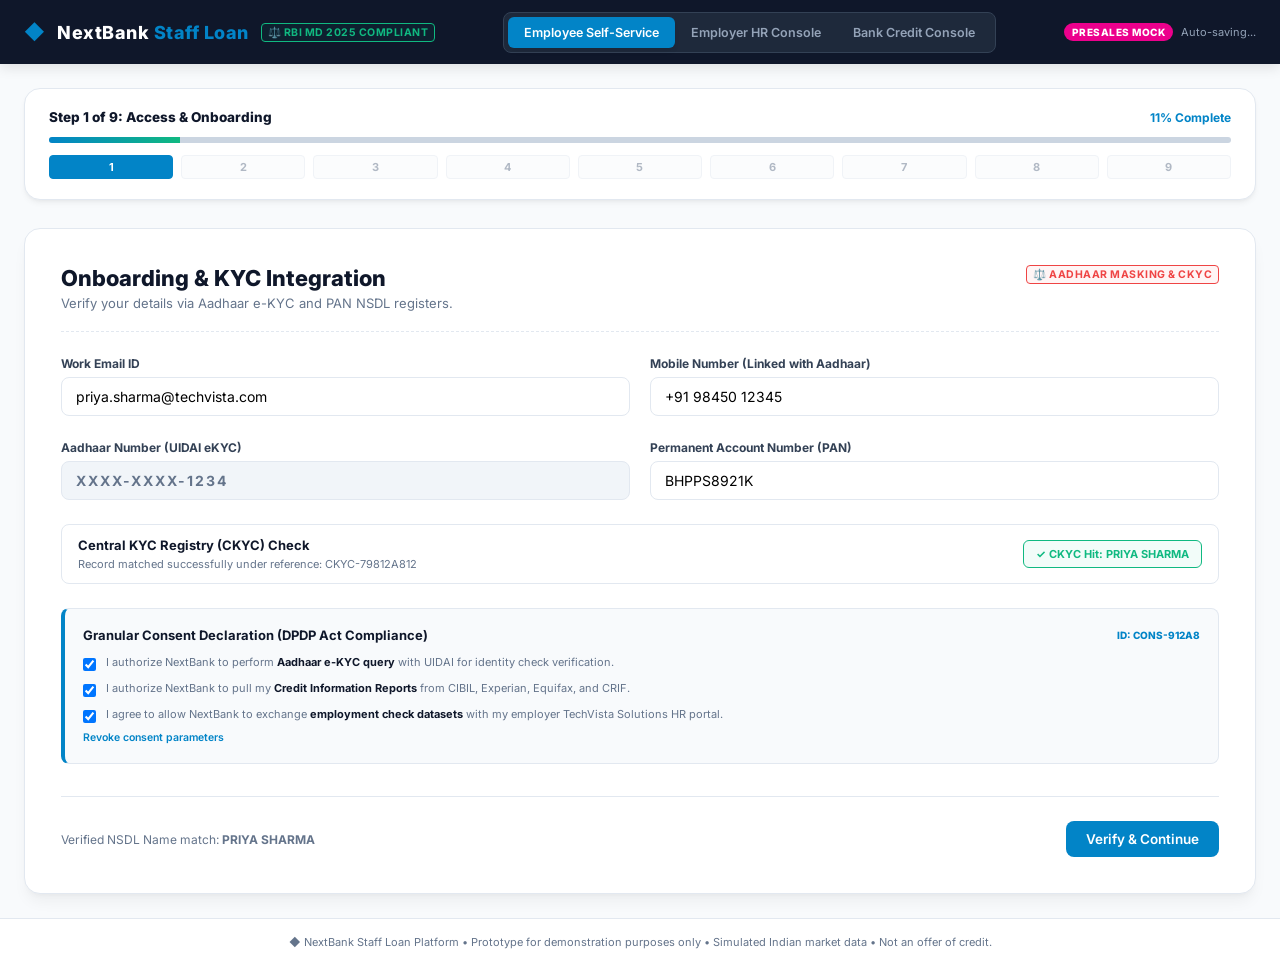
<file: staff_loan_journey_india.html>
<!DOCTYPE html>
<html lang="en">
<head>
  <meta charset="UTF-8">
  <meta name="viewport" content="width=device-width, initial-scale=1.0">
  <title>NextBank Staff Loan Digital Journey (RBI Compliant)</title>
  <!-- Google Fonts: Inter for banking UI -->
  <link rel="preconnect" href="https://fonts.googleapis.com">
  <link rel="preconnect" href="https://fonts.gstatic.com" crossorigin>
  <link href="https://fonts.googleapis.com/css2?family=Inter:wght@300;400;500;600;700;800&family=Playfair+Display:wght@700&display=swap" rel="stylesheet">
  
  <style>
    :root {
      /* NextBank Corporate India Palette */
      --navy-dark: #0f172a;
      --navy-medium: #1e293b;
      --navy-light: #334155;
      
      --brand-primary: #0284c7; /* Sky blue */
      --brand-hover: #0369a1;
      
      --emerald-accent: #10b981; /* Success */
      --amber-accent: #f59e0b; /* Alert/Pending */
      --crimson-accent: #ef4444; /* Critical */
      
      --pink-highlight: #ec008c; /* BusinessNext Pink */
      
      /* Grays & Neutrals */
      --bg-slate: #f8fafc;
      --border-gray: #e2e8f0;
      --text-main: #0f172a;
      --text-muted: #64748b;
      --text-light: #94a3b8;
      
      --shadow-soft: 0 4px 6px -1px rgba(0, 0, 0, 0.05), 0 2px 4px -2px rgba(0, 0, 0, 0.05);
      --shadow-premium: 0 10px 15px -3px rgba(0, 0, 0, 0.05), 0 4px 6px -4px rgba(0, 0, 0, 0.05);
      --shadow-card: 0 20px 25px -5px rgba(0, 0, 0, 0.05), 0 10px 10px -5px rgba(0, 0, 0, 0.02);
      
      --font-stack: 'Inter', -apple-system, BlinkMacSystemFont, "Segoe UI", Roboto, sans-serif;
      --transition-fast: all 0.2s cubic-bezier(0.4, 0, 0.2, 1);
      --transition-smooth: all 0.3s cubic-bezier(0.4, 0, 0.2, 1);
    }

    * {
      box-sizing: border-box;
      margin: 0;
      padding: 0;
    }

    body {
      font-family: var(--font-stack);
      background-color: var(--bg-slate);
      color: var(--text-main);
      min-height: 100vh;
      display: flex;
      flex-direction: column;
      overflow-x: hidden;
      -webkit-font-smoothing: antialiased;
    }

    /* Scrollbars styling */
    ::-webkit-scrollbar {
      width: 6px;
      height: 6px;
    }
    ::-webkit-scrollbar-track {
      background: #f1f5f9;
    }
    ::-webkit-scrollbar-thumb {
      background: #cbd5e1;
      border-radius: 3px;
    }

    /* ==========================================
       UTILITY CLASSES
       ========================================== */
    .hidden { display: none !important; }
    .text-emerald { color: var(--emerald-accent) !important; }
    .text-amber { color: var(--amber-accent) !important; }
    .text-crimson { color: var(--crimson-accent) !important; }
    .bg-emerald-light { background-color: rgba(16, 185, 129, 0.08) !important; }
    .bg-amber-light { background-color: rgba(245, 158, 11, 0.08) !important; }
    .bg-crimson-light { background-color: rgba(239, 68, 68, 0.08) !important; }
    
    /* RBI Badges */
    .rbi-badge {
      display: inline-flex;
      align-items: center;
      gap: 4px;
      background-color: rgba(15, 23, 42, 0.05);
      border: 1px solid var(--navy-light);
      color: var(--navy-dark);
      font-size: 10.5px;
      font-weight: 700;
      padding: 2px 6px;
      border-radius: 4px;
      letter-spacing: 0.5px;
      text-transform: uppercase;
      font-family: var(--font-stack);
    }

    .rbi-badge.rbi-critical {
      background-color: rgba(239, 68, 68, 0.05);
      border-color: var(--crimson-accent);
      color: var(--crimson-accent);
    }
    
    .rbi-badge.rbi-warning {
      background-color: rgba(245, 158, 11, 0.05);
      border-color: var(--amber-accent);
      color: var(--amber-accent);
    }

    .rbi-badge.rbi-success {
      background-color: rgba(16, 185, 129, 0.05);
      border-color: var(--emerald-accent);
      color: var(--emerald-accent);
    }

    /* ==========================================
       STICKY HEADER & PERSONA SWITCHER
       ========================================== */
    .nb-header {
      background-color: var(--navy-dark);
      color: white;
      position: sticky;
      top: 0;
      z-index: 1000;
      box-shadow: 0 4px 12px rgba(0, 0, 0, 0.1);
      padding: 0 24px;
      height: 64px;
      display: flex;
      justify-content: space-between;
      align-items: center;
    }

    .header-logo-group {
      display: flex;
      align-items: center;
      gap: 12px;
    }

    .bank-symbol {
      font-size: 20px;
      color: var(--brand-primary);
    }

    .bank-name {
      font-family: var(--font-stack);
      font-weight: 800;
      font-size: 18px;
      letter-spacing: 0.5px;
    }

    .bank-name span {
      color: var(--brand-primary);
    }

    /* Persona tab list switcher */
    .persona-switcher {
      display: flex;
      background-color: var(--navy-medium);
      padding: 4px;
      border-radius: 8px;
      border: 1px solid var(--navy-light);
    }

    .persona-tab {
      background: none;
      border: none;
      color: var(--text-light);
      font-family: var(--font-stack);
      font-size: 12.5px;
      font-weight: 600;
      padding: 8px 16px;
      border-radius: 6px;
      cursor: pointer;
      transition: var(--transition-fast);
    }

    .persona-tab.active {
      background-color: var(--brand-primary);
      color: white;
      box-shadow: var(--shadow-soft);
    }

    .header-demo-badge {
      display: flex;
      align-items: center;
      gap: 8px;
    }

    .badge-demo {
      background-color: var(--pink-highlight);
      color: white;
      font-size: 10px;
      font-weight: 800;
      padding: 3px 8px;
      border-radius: 12px;
      letter-spacing: 0.5px;
      text-transform: uppercase;
    }

    /* ==========================================
       MAIN LAYOUT MODULE
       ========================================== */
    .main-workspace {
      flex-grow: 1;
      max-width: 1280px;
      width: 100%;
      margin: 0 auto;
      padding: 24px;
      display: flex;
      flex-direction: column;
    }

    .workspace-section {
      width: 100%;
      animation: fadeIn 0.35s ease;
    }

    @keyframes fadeIn {
      from { opacity: 0; transform: translateY(8px); }
      to { opacity: 1; transform: translateY(0); }
    }

    /* ==========================================
       PERSONA A: EMPLOYEE JOURNEY (STEPPER LAYOUT)
       ========================================== */
    .employee-workspace-layout {
      display: flex;
      flex-direction: column;
      gap: 28px;
    }

    /* Stepper Top Progress Bar & Segmented Toggles */
    .stepper-sidebar {
      background: white;
      border: 1px solid var(--border-gray);
      border-radius: 16px;
      padding: 20px 24px;
      box-shadow: var(--shadow-soft);
      width: 100%;
      display: flex;
      flex-direction: column;
      gap: 12px;
    }

    .stepper-bar-header {
      display: flex;
      justify-content: space-between;
      align-items: center;
    }

    .stepper-bar-title {
      font-size: 13.5px;
      font-weight: 800;
      color: var(--navy-dark);
    }

    .stepper-bar-percent {
      font-size: 12px;
      font-weight: 700;
      color: var(--brand-primary);
    }

    .stepper-progress-bar-container {
      height: 6px;
      background-color: #cbd5e1;
      border-radius: 3px;
      overflow: hidden;
      width: 100%;
    }

    .stepper-progress-fill {
      height: 100%;
      background: linear-gradient(90deg, var(--brand-primary) 0%, var(--emerald-accent) 100%);
      transition: width 0.3s ease;
    }

    .stepper-bar-segments {
      display: flex;
      justify-content: space-between;
      gap: 8px;
    }

    .bar-segment {
      height: 24px;
      flex: 1;
      background-color: var(--bg-slate);
      border: 1.5px solid var(--border-gray);
      border-radius: 4px;
      display: flex;
      align-items: center;
      justify-content: center;
      font-size: 11px;
      font-weight: 700;
      color: var(--text-muted);
      cursor: not-allowed;
      opacity: 0.5;
      transition: var(--transition-fast);
    }

    .bar-segment.unlocked {
      cursor: pointer;
      opacity: 0.8;
    }

    .bar-segment.unlocked:hover {
      opacity: 1;
      border-color: var(--brand-primary);
      background-color: white;
    }

    .bar-segment.active {
      border-color: var(--brand-primary);
      background-color: var(--brand-primary);
      color: white;
      opacity: 1 !important;
    }

    .bar-segment.completed {
      border-color: var(--emerald-accent);
      background-color: var(--emerald-accent);
      color: white;
      opacity: 1 !important;
    }

    .stepper-nav-item.completed .step-lbl-text {
      color: var(--text-main);
    }

    /* Forms container card */
    .form-workspace-panel {
      background: white;
      border: 1px solid var(--border-gray);
      border-radius: 16px;
      padding: 36px;
      box-shadow: var(--shadow-premium);
      min-height: 520px;
      display: flex;
      flex-direction: column;
      justify-content: space-between;
      position: relative;
    }

    .form-panel-header {
      border-bottom: 1.5px dashed var(--border-gray);
      padding-bottom: 20px;
      margin-bottom: 24px;
      display: flex;
      justify-content: space-between;
      align-items: flex-start;
    }

    .form-panel-title h2 {
      font-size: 22px;
      font-weight: 800;
      color: var(--navy-dark);
      display: flex;
      align-items: center;
      gap: 10px;
    }

    .form-panel-title p {
      font-size: 13px;
      color: var(--text-muted);
      margin-top: 4px;
    }

    /* Interactive components styling */
    .form-body-card {
      flex-grow: 1;
      display: flex;
      flex-direction: column;
      gap: 24px;
    }

    .form-footer-actionbar {
      border-top: 1px solid var(--border-gray);
      padding-top: 24px;
      margin-top: 32px;
      display: flex;
      justify-content: space-between;
      align-items: center;
    }

    /* Buttons styling */
    .btn-nb {
      font-family: var(--font-stack);
      font-weight: 600;
      font-size: 13.5px;
      padding: 10px 20px;
      border-radius: 8px;
      border: none;
      cursor: pointer;
      transition: var(--transition-fast);
      display: inline-flex;
      align-items: center;
      justify-content: center;
      gap: 8px;
    }

    .btn-nb-primary {
      background-color: var(--brand-primary);
      color: white;
    }

    .btn-nb-primary:hover {
      background-color: var(--brand-hover);
    }

    .btn-nb-primary:disabled {
      background-color: #cbd5e1;
      color: #94a3b8;
      cursor: not-allowed;
    }

    .btn-nb-outline {
      background: transparent;
      border: 1.5px solid var(--border-gray);
      color: var(--text-muted);
    }

    .btn-nb-outline:hover {
      background-color: var(--bg-slate);
      color: var(--text-main);
    }

    /* Form Fields input elements */
    .input-grp-row {
      display: grid;
      grid-template-columns: 1fr 1fr;
      gap: 20px;
    }

    .form-label-box {
      display: flex;
      flex-direction: column;
      gap: 6px;
    }

    .form-label-box label {
      font-size: 12px;
      font-weight: 700;
      color: var(--navy-light);
    }

    .input-control {
      font-family: var(--font-stack);
      font-size: 14px;
      padding: 10px 14px;
      border: 1.5px solid var(--border-gray);
      border-radius: 8px;
      outline: none;
      width: 100%;
      background: white;
      transition: var(--transition-fast);
    }

    .input-control:focus {
      border-color: var(--brand-primary);
      box-shadow: 0 0 0 3px rgba(2, 132, 199, 0.08);
    }

    .input-control:disabled {
      background-color: #f1f5f9;
      color: var(--text-muted);
      cursor: not-allowed;
    }

    /* DPDP Granular Consent container */
    .consent-card-box {
      border: 1px solid var(--border-gray);
      border-left: 4px solid var(--brand-primary);
      border-radius: 8px;
      padding: 18px;
      background-color: var(--bg-slate);
    }

    .consent-card-title {
      font-weight: 700;
      font-size: 13px;
      color: var(--navy-dark);
      display: flex;
      align-items: center;
      justify-content: space-between;
      margin-bottom: 12px;
    }

    .consent-items-checklist {
      display: flex;
      flex-direction: column;
      gap: 10px;
    }

    .consent-checkbox-row {
      display: flex;
      align-items: flex-start;
      gap: 10px;
      cursor: pointer;
    }

    .consent-checkbox-row input[type="checkbox"] {
      margin-top: 3px;
      cursor: pointer;
    }

    .consent-desc-lbl {
      font-size: 11px;
      color: var(--text-muted);
      line-height: 1.4;
    }

    .consent-desc-lbl strong {
      color: var(--text-main);
    }

    .consent-revocation-link {
      font-size: 10.5px;
      color: var(--brand-primary);
      font-weight: 600;
      text-decoration: none;
      margin-top: 8px;
      display: inline-block;
    }

    .consent-revocation-link:hover {
      text-decoration: underline;
    }

    /* Verification indicator rows */
    .status-check-badge {
      display: flex;
      align-items: center;
      gap: 8px;
      font-size: 11px;
      font-weight: 700;
      color: var(--text-muted);
      padding: 6px 12px;
      background-color: var(--bg-slate);
      border-radius: 6px;
      border: 1px solid var(--border-gray);
    }

    .status-check-badge.active-success {
      color: var(--emerald-accent);
      background-color: rgba(16, 185, 129, 0.05);
      border-color: var(--emerald-accent);
    }

    /* Slider styling */
    .sliders-panel-wrapper {
      background-color: var(--bg-slate);
      border: 1px solid var(--border-gray);
      border-radius: 12px;
      padding: 24px;
    }

    .slider-box-row {
      margin-bottom: 20px;
    }

    .slider-box-row:last-child {
      margin-bottom: 0;
    }

    .slider-headers {
      display: flex;
      justify-content: space-between;
      align-items: center;
      margin-bottom: 8px;
    }

    .slider-headers span {
      font-size: 12px;
      font-weight: 700;
      color: var(--text-muted);
    }

    .slider-headers strong {
      font-size: 16px;
      font-weight: 800;
      color: var(--brand-primary);
    }

    .slider-el {
      width: 100%;
      height: 6px;
      border-radius: 3px;
      outline: none;
      background: #cbd5e1;
      -webkit-appearance: none;
    }

    .slider-el::-webkit-slider-thumb {
      -webkit-appearance: none;
      width: 18px;
      height: 18px;
      border-radius: 50%;
      background: var(--brand-primary);
      cursor: pointer;
      box-shadow: 0 2px 4px rgba(0,0,0,0.15);
      transition: var(--transition-fast);
    }

    .slider-el::-webkit-slider-thumb:hover {
      transform: scale(1.15);
    }

    /* Live EMI display box */
    .live-emi-box-summary {
      display: grid;
      grid-template-columns: 1fr 1fr 1fr;
      gap: 16px;
      background: white;
      border: 1px solid var(--border-gray);
      padding: 16px;
      border-radius: 10px;
      margin-top: 15px;
    }

    .emi-item-col {
      display: flex;
      flex-direction: column;
      gap: 4px;
    }

    .emi-item-col span {
      font-size: 10px;
      font-weight: 700;
      color: var(--text-muted);
      text-transform: uppercase;
    }

    .emi-item-col strong {
      font-size: 15px;
      font-weight: 800;
      color: var(--navy-dark);
    }

    /* Penny Drop verification box */
    .penny-drop-verification-row {
      display: flex;
      align-items: center;
      justify-content: space-between;
      border: 1px solid var(--border-gray);
      border-radius: 8px;
      padding: 12px 16px;
      background: white;
    }

    /* Animated HRMS fetch shimmers */
    .simulated-api-logs-terminal {
      background: var(--navy-dark);
      color: #38bdf8;
      border-radius: 8px;
      padding: 16px;
      font-family: monospace;
      font-size: 11px;
      line-height: 1.6;
      height: 120px;
      overflow-y: auto;
      box-shadow: inset 0 2px 8px rgba(0,0,0,0.5);
    }

    .log-line {
      display: flex;
      gap: 10px;
    }

    .log-line .timestamp {
      color: var(--text-muted);
    }

    .log-line .success {
      color: var(--emerald-accent);
    }

    /* FOIR card status */
    .eligibility-rules-grid {
      display: grid;
      grid-template-columns: 1fr 1fr 1fr;
      gap: 14px;
    }

    .rule-checker-card {
      border: 1px solid var(--border-gray);
      border-radius: 10px;
      padding: 14px;
      background-color: white;
      display: flex;
      flex-direction: column;
      justify-content: space-between;
      gap: 10px;
    }

    .rule-header-row {
      display: flex;
      justify-content: space-between;
      align-items: center;
    }

    .rule-name-text {
      font-size: 11.5px;
      font-weight: 700;
      color: var(--text-muted);
    }

    .rule-status-chip {
      font-size: 9px;
      font-weight: 800;
      padding: 2px 6px;
      border-radius: 10px;
      text-transform: uppercase;
    }

    .rule-value-desc {
      font-size: 13.5px;
      font-weight: 800;
      color: var(--navy-dark);
    }

    /* Key Facts Statement Table styling */
    .kfs-container-box {
      border: 1.5px solid var(--navy-dark);
      border-radius: 8px;
      background: white;
      overflow: hidden;
    }

    .kfs-table-header {
      background: var(--navy-dark);
      color: white;
      padding: 14px 20px;
      display: flex;
      justify-content: space-between;
      align-items: center;
    }

    .kfs-table-header h3 {
      font-size: 14px;
      font-weight: 700;
      letter-spacing: 0.5px;
    }

    .kfs-lang-toggle {
      display: flex;
      background-color: var(--navy-medium);
      padding: 2px;
      border-radius: 4px;
      border: 1px solid var(--navy-light);
    }

    .kfs-lang-btn {
      background: none;
      border: none;
      color: var(--text-light);
      font-size: 10px;
      font-weight: 700;
      padding: 4px 8px;
      border-radius: 2px;
      cursor: pointer;
    }

    .kfs-lang-btn.active {
      background-color: var(--brand-primary);
      color: white;
    }

    .kfs-table-element {
      width: 100%;
      border-collapse: collapse;
      font-size: 11.5px;
      text-align: left;
    }

    .kfs-table-element th, .kfs-table-element td {
      border-bottom: 1px solid var(--border-gray);
      padding: 10px 16px;
    }

    .kfs-table-element th {
      background-color: var(--bg-slate);
      font-weight: 700;
      color: var(--text-muted);
      width: 35%;
    }

    .kfs-table-element tr:last-child td, .kfs-table-element tr:last-child th {
      border-bottom: none;
    }

    /* Signature Pad Canvas styling */
    .signature-card-element {
      border: 1.5px dashed var(--border-gray);
      border-radius: 8px;
      background: var(--bg-slate);
      position: relative;
      overflow: hidden;
      height: 120px;
    }

    #esign-canvas {
      display: block;
      width: 100%;
      height: 100%;
      cursor: crosshair;
    }

    .canvas-actions-clear {
      position: absolute;
      right: 10px;
      bottom: 10px;
      background: rgba(15, 23, 42, 0.08);
      border: none;
      font-size: 9.5px;
      font-weight: 700;
      padding: 3px 8px;
      border-radius: 4px;
      cursor: pointer;
    }

    /* Direct credit Animation box */
    .disbursal-animation-box {
      border: 1px solid var(--border-gray);
      border-radius: 12px;
      padding: 30px;
      background: radial-gradient(circle at 50% 50%, white 0%, #f0fdf4 100%);
      display: flex;
      flex-direction: column;
      align-items: center;
      text-align: center;
      gap: 16px;
      overflow: hidden;
    }

    .animation-credit-node {
      width: 80px;
      height: 80px;
      border-radius: 50%;
      background: rgba(16, 185, 129, 0.1);
      border: 2px dashed var(--emerald-accent);
      display: flex;
      align-items: center;
      justify-content: center;
      font-size: 32px;
      animation: pulseGreen 2.5s infinite;
    }

    @keyframes pulseGreen {
      0% { transform: scale(0.95); box-shadow: 0 0 0 0 rgba(16, 185, 129, 0.4); }
      70% { transform: scale(1); box-shadow: 0 0 0 12px rgba(16, 185, 129, 0); }
      100% { transform: scale(0.95); box-shadow: 0 0 0 0 rgba(16, 185, 129, 0); }
    }

    /* ==========================================
       PERSONA B: EMPLOYER HR DASHBOARD
       ========================================== */
    .employer-dashboard-layout {
      display: grid;
      grid-template-columns: 1.4fr 1fr;
      gap: 28px;
    }

    .employer-main-card {
      background: white;
      border: 1px solid var(--border-gray);
      border-radius: 16px;
      padding: 24px;
      box-shadow: var(--shadow-soft);
    }

    .employer-title-row {
      display: flex;
      justify-content: space-between;
      align-items: center;
      margin-bottom: 20px;
      border-bottom: 1px solid var(--border-gray);
      padding-bottom: 12px;
    }

    .employer-title-row h3 {
      font-size: 16px;
      font-weight: 800;
      color: var(--navy-dark);
    }

    /* Exposure Limits widgets */
    .employer-exposure-widget {
      border: 1px solid var(--border-gray);
      border-radius: 12px;
      padding: 18px;
      background: var(--bg-slate);
      margin-bottom: 24px;
    }

    .exposure-progress-bar-container {
      height: 10px;
      background: #cbd5e1;
      border-radius: 5px;
      overflow: hidden;
      margin: 12px 0;
    }

    .exposure-progress-fill {
      height: 100%;
      background: linear-gradient(90deg, var(--brand-primary) 0%, var(--pink-highlight) 100%);
      transition: width 0.5s ease;
    }

    .exposure-metrics-labels {
      display: flex;
      justify-content: space-between;
      font-size: 11px;
      font-weight: 700;
      color: var(--text-muted);
    }

    /* Employee approvals table queue */
    .approvals-table {
      width: 100%;
      border-collapse: collapse;
      font-size: 12.5px;
      text-align: left;
    }

    .approvals-table th, .approvals-table td {
      padding: 12px;
      border-bottom: 1px solid var(--border-gray);
    }

    .approvals-table th {
      font-weight: 700;
      color: var(--text-muted);
      background-color: var(--bg-slate);
    }

    /* ==========================================
       PERSONA C: BANK CREDIT CONSOLE
       ========================================== */
    .bank-console-layout {
      display: grid;
      grid-template-columns: 1fr 1fr;
      gap: 28px;
    }

    .compliance-tracker-dashboard {
      grid-column: span 2;
    }

    .compliance-map-table {
      width: 100%;
      border-collapse: collapse;
      font-size: 12px;
      text-align: left;
      margin-top: 15px;
    }

    .compliance-map-table th, .compliance-map-table td {
      padding: 10px 14px;
      border-bottom: 1px solid var(--border-gray);
    }

    .compliance-map-table th {
      background-color: var(--navy-dark);
      color: white;
      font-weight: 700;
    }

    .compliance-map-table tr:hover {
      background-color: var(--bg-slate);
    }

    /* policy editors */
    .policy-toggle-card {
      display: flex;
      align-items: center;
      justify-content: space-between;
      border: 1px solid var(--border-gray);
      border-radius: 8px;
      padding: 14px 18px;
      background: white;
      margin-bottom: 10px;
    }

    /* Switch slider toggles */
    .switch-toggle-el {
      position: relative;
      display: inline-block;
      width: 44px;
      height: 22px;
    }

    .switch-toggle-el input { opacity: 0; width: 0; height: 0; }

    .switch-slider {
      position: absolute;
      cursor: pointer;
      top: 0; left: 0; right: 0; bottom: 0;
      background-color: #cbd5e1;
      transition: .3s;
      border-radius: 34px;
    }

    .switch-slider:before {
      position: absolute;
      content: "";
      height: 16px; width: 16px;
      left: 3px; bottom: 3px;
      background-color: white;
      transition: .3s;
      border-radius: 50%;
    }

    input:checked + .switch-slider { background-color: var(--brand-primary); }
    input:checked + .switch-slider:before { transform: translateX(22px); }

    input:disabled + .switch-slider {
      opacity: 0.5;
      cursor: not-allowed;
    }

    /* ==========================================
       FOOTER
       ========================================== */
    .nb-footer {
      background-color: white;
      border-top: 1px solid var(--border-gray);
      padding: 16px 24px;
      text-align: center;
      font-size: 11px;
      color: var(--text-muted);
      margin-top: auto;
    }
  </style>
</head>
<body>

  <!-- ==========================================
       TOP NAVIGATION BAR & PERSONA SWITCHER
       ========================================== -->
  <header class="nb-header">
    <div class="header-logo-group">
      <span class="bank-symbol">◆</span>
      <h1 class="bank-name">NextBank <span>Staff Loan</span></h1>
      <span class="rbi-badge rbi-success">⚖️ RBI MD 2025 Compliant</span>
    </div>
    
    <div class="persona-switcher">
      <button type="button" class="persona-tab active" data-persona="employee" onclick="switchPersona('employee')">Employee Self-Service</button>
      <button type="button" class="persona-tab" data-persona="employer" onclick="switchPersona('employer')">Employer HR Console</button>
      <button type="button" class="persona-tab" data-persona="bank" onclick="switchPersona('bank')">Bank Credit Console</button>
    </div>
    
    <div class="header-demo-badge">
      <span class="badge-demo">Presales Mock</span>
      <span id="save-status" style="font-size: 11px; color: var(--text-light);">Auto-saving...</span>
    </div>
  </header>

  <!-- ==========================================
       MAIN INTERACTIVE WORKSPACE
       ========================================== -->
  <main class="main-workspace">
    
    <!-- ==========================================
         PERSONA A: EMPLOYEE WORKSPACE
         ========================================== -->
    <section class="workspace-section" id="persona-section-employee">
      <div class="employee-workspace-layout">
        
        <!-- Top Horizontal Progress Bar -->
        <aside class="stepper-sidebar">
          <div class="stepper-bar-header">
            <span class="stepper-bar-title" id="stepper-active-title">Step 1 of 9: Access & Onboarding</span>
            <span class="stepper-bar-percent" id="stepper-active-percent">11% Complete</span>
          </div>
          <div class="stepper-progress-bar-container">
            <div class="stepper-progress-fill" id="stepper-progress-fill" style="width: 11.1%;"></div>
          </div>
          <div class="stepper-bar-segments">
            <span class="bar-segment active unlocked" data-step="1" onclick="jumpToStep(1)" title="Access & Onboarding">1</span>
            <span class="bar-segment" id="bar-seg-2" data-step="2" onclick="jumpToStep(2)" title="Loan Application">2</span>
            <span class="bar-segment" id="bar-seg-3" data-step="3" onclick="jumpToStep(3)" title="Employment Verification">3</span>
            <span class="bar-segment" id="bar-seg-4" data-step="4" onclick="jumpToStep(4)" title="Credit & Bureau Risk">4</span>
            <span class="bar-segment" id="bar-seg-5" data-step="5" onclick="jumpToStep(5)" title="Eligibility Engine">5</span>
            <span class="bar-segment" id="bar-seg-6" data-step="6" onclick="jumpToStep(6)" title="HR Guarantee & KFS">6</span>
            <span class="bar-segment" id="bar-seg-7" data-step="7" onclick="jumpToStep(7)" title="Documents & eSign">7</span>
            <span class="bar-segment" id="bar-seg-8" data-step="8" onclick="jumpToStep(8)" title="Direct Disbursement">8</span>
            <span class="bar-segment" id="bar-seg-9" data-step="9" onclick="jumpToStep(9)" title="Repayment & Monitor">9</span>
          </div>
        </aside>

        <!-- Right Form panel -->
        <article class="form-workspace-panel">
          
          <!-- STEP 1: ACCESS & ONBOARDING -->
          <div class="step-form-container" id="step-form-1">
            <div class="form-panel-header">
              <div class="form-panel-title">
                <h2>Onboarding & KYC Integration</h2>
                <p>Verify your details via Aadhaar e-KYC and PAN NSDL registers.</p>
              </div>
              <span class="rbi-badge rbi-critical">⚖️ Aadhaar Masking & CKYC</span>
            </div>
            
            <div class="form-body-card">
              <div class="input-grp-row">
                <div class="form-label-box">
                  <label for="work-email">Work Email ID</label>
                  <input type="email" id="work-email" class="input-control" value="priya.sharma@techvista.com">
                </div>
                <div class="form-label-box">
                  <label for="mobile-number">Mobile Number (Linked with Aadhaar)</label>
                  <input type="tel" id="mobile-number" class="input-control" value="+91 98450 12345">
                </div>
              </div>
              
              <div class="input-grp-row">
                <div class="form-label-box">
                  <label>Aadhaar Number (UIDAI eKYC)</label>
                  <input type="text" class="input-control" value="XXXX-XXXX-1234" disabled style="letter-spacing: 2px; font-weight: 700;">
                </div>
                <div class="form-label-box">
                  <label for="pan-number">Permanent Account Number (PAN)</label>
                  <input type="text" id="pan-number" class="input-control uppercase" value="BHPPS8921K">
                </div>
              </div>

              <!-- CKYC Match status indicator -->
              <div class="penny-drop-verification-row">
                <div style="display: flex; flex-direction: column; gap: 4px;">
                  <strong style="font-size: 13px; color: var(--navy-dark);">Central KYC Registry (CKYC) Check</strong>
                  <span style="font-size: 11px; color: var(--text-muted);">Record matched successfully under reference: CKYC-79812A812</span>
                </div>
                <span class="status-check-badge active-success">✓ CKYC Hit: PRIYA SHARMA</span>
              </div>

              <!-- DPDP Granular Consents -->
              <div class="consent-card-box">
                <div class="consent-card-title">
                  <span>Granular Consent Declaration (DPDP Act Compliance)</span>
                  <span style="font-size: 10px; font-weight: 800; color: var(--brand-primary);">ID: CONS-912A8</span>
                </div>
                <div class="consent-items-checklist">
                  <label class="consent-checkbox-row">
                    <input type="checkbox" id="consent-ekyc" checked>
                    <span class="consent-desc-lbl">I authorize NextBank to perform <strong>Aadhaar e-KYC query</strong> with UIDAI for identity check verification.</span>
                  </label>
                  <label class="consent-checkbox-row">
                    <input type="checkbox" id="consent-bureau" checked>
                    <span class="consent-desc-lbl">I authorize NextBank to pull my <strong>Credit Information Reports</strong> from CIBIL, Experian, Equifax, and CRIF.</span>
                  </label>
                  <label class="consent-checkbox-row">
                    <input type="checkbox" id="consent-hrms" checked>
                    <span class="consent-desc-lbl">I agree to allow NextBank to exchange <strong>employment check datasets</strong> with my employer TechVista Solutions HR portal.</span>
                  </label>
                </div>
                <a href="#" class="consent-revocation-link" onclick="event.preventDefault(); alert('Revocation link triggered. Under DPDP rules, you can revoke consent at any time; however, this will restrict processing of this payroll check-off loan.');">Revoke consent parameters</a>
              </div>
            </div>
            
            <div class="form-footer-actionbar">
              <span style="font-size: 12px; color: var(--text-muted);">Verified NSDL Name match: <strong>PRIYA SHARMA</strong></span>
              <button type="button" class="btn-nb btn-nb-primary" onclick="proceedToStep(2)">Verify & Continue</button>
            </div>
          </div>

          <!-- STEP 2: LOAN APPLICATION -->
          <div class="step-form-container hidden" id="step-form-2">
            <div class="form-panel-header">
              <div class="form-panel-title">
                <h2>Loan Package & Settings</h2>
                <p>Configure amount requirements and link your primary salary account.</p>
              </div>
              <span class="rbi-badge rbi-success">⚖️ APR Transparency</span>
            </div>
            
            <div class="form-body-card">
              <div class="input-grp-row">
                <div class="form-label-box">
                  <label for="loan-variant">Select Loan Variant</label>
                  <select id="loan-variant" class="input-control" onchange="updateLoanVariant()">
                    <option value="standard">Standard Staff Loan (MOU linked)</option>
                    <option value="topup">Staff Loan Top-up</option>
                    <option value="festive">Festive Advance (Capped limit)</option>
                  </select>
                </div>
                <div class="form-label-box">
                  <label for="loan-purpose">Purpose of Credit</label>
                  <select id="loan-purpose" class="input-control">
                    <option value="Personal">Personal / Household expenses</option>
                    <option value="Medical">Medical emergency assistance</option>
                    <option value="Education">Higher education funding</option>
                    <option value="Others">Others</option>
                  </select>
                </div>
              </div>

              <!-- Interactive Sliders -->
              <div class="sliders-panel-wrapper">
                <div class="slider-box-row">
                  <div class="slider-headers">
                    <span>Desired Loan Amount</span>
                    <strong id="amount-val-display">₹5,00,000</strong>
                  </div>
                  <input type="range" id="loan-amount-slider" class="slider-el" min="50000" max="1500000" step="25000" value="500000" oninput="calculateEMI()">
                </div>
                
                <div class="slider-box-row">
                  <div class="slider-headers">
                    <span>Tenure Choice</span>
                    <strong id="tenure-val-display">36 Months</strong>
                  </div>
                  <input type="range" id="loan-tenure-slider" class="slider-el" min="12" max="84" step="6" value="36" oninput="calculateEMI()">
                </div>
              </div>

              <!-- Primary salary bank details & Penny Drop verify -->
              <div class="input-grp-row">
                <div class="form-label-box">
                  <label for="salary-ifsc">Salary Account IFSC Code</label>
                  <input type="text" id="salary-ifsc" class="input-control uppercase" value="HDFC0000104">
                </div>
                <div class="form-label-box">
                  <label for="salary-acct-num">Salary Account Number</label>
                  <input type="text" id="salary-acct-num" class="input-control" value="501004892182">
                </div>
              </div>

              <div class="penny-drop-verification-row">
                <div style="display: flex; flex-direction: column; gap: 4px;">
                  <strong style="font-size: 13px; color: var(--navy-dark);">NPCI Bank Account Name Verification (Penny-Drop)</strong>
                  <span style="font-size: 11px; color: var(--text-muted);">₹1.00 credited. Account Holder Name matches: **PRIYA SHARMA**</span>
                </div>
                <span class="status-check-badge active-success">✓ Penny-Drop Verified</span>
              </div>

              <!-- Live calculations summary box -->
              <div class="live-emi-box-summary">
                <div class="emi-item-col">
                  <span>Interest Rate (Floating)</span>
                  <strong id="live-rate-val">8.25% p.a.</strong>
                </div>
                <div class="emi-item-col">
                  <span>Estimated Monthly EMI</span>
                  <strong id="live-emi-val">₹15,729</strong>
                </div>
                <div class="emi-item-col">
                  <span>All-inclusive APR %</span>
                  <strong id="live-apr-val">8.34% p.a.</strong>
                </div>
              </div>
            </div>
            
            <div class="form-footer-actionbar">
              <button type="button" class="btn-nb btn-nb-outline" onclick="proceedToStep(1)">Back</button>
              <button type="button" class="btn-nb btn-nb-primary" onclick="proceedToStep(3)">Confirm Loan Options</button>
            </div>
          </div>

          <!-- STEP 3: EMPLOYMENT VERIFICATION -->
          <div class="step-form-container hidden" id="step-form-3">
            <div class="form-panel-header">
              <div class="form-panel-title">
                <h2>Employment Credentials</h2>
                <p>Simulating real-time HRMS integrations and active payroll checks.</p>
              </div>
              <span class="rbi-badge rbi-success">⚖️ Payroll Check-off</span>
            </div>
            
            <div class="form-body-card">
              <div class="penny-drop-verification-row">
                <div style="display: flex; flex-direction: column; gap: 4px;">
                  <strong style="font-size: 13px; color: var(--navy-dark);">Integrated Employer HRMS Data (Darwinbox API)</strong>
                  <span style="font-size: 11px; color: var(--text-muted);">Corporate Code: <strong>TVISTA-BLR-029</strong></span>
                </div>
                <span class="status-check-badge active-success">✓ TechVista Empanelled MOU</span>
              </div>

              <!-- Simulated API Terminal log box -->
              <div class="simulated-api-logs-terminal" id="hrms-api-terminal">
                <div class="log-line">
                  <span class="timestamp">[13:34:02]</span>
                  <span>INIT: Query HRMS Darwinbox salary endpoint...</span>
                </div>
                <div class="log-line">
                  <span class="timestamp">[13:34:03]</span>
                  <span class="success">SUCCESS: Record found for Priya Sharma (ID: TV9821)</span>
                </div>
                <div class="log-line">
                  <span class="timestamp">[13:34:04]</span>
                  <span>CONFIRM: Active employment status confirmed. Net salary verified.</span>
                </div>
              </div>

              <div class="input-grp-row">
                <div class="form-label-box">
                  <label>Date of Joining (DOJ)</label>
                  <input type="text" class="input-control" value="12-May-2021" disabled>
                </div>
                <div class="form-label-box">
                  <label>Net Monthly Salary (3-Month Average)</label>
                  <input type="text" class="input-control" value="₹1,20,000" disabled>
                </div>
              </div>

              <div class="input-grp-row">
                <div class="form-label-box">
                  <label>Retirement Age (Employer Policy)</label>
                  <input type="text" class="input-control" value="60 Years (May-2056)" disabled>
                </div>
                <div class="form-label-box">
                  <label>Employee EPFO UAN Verification</label>
                  <div class="status-check-badge active-success" style="padding: 10px;">
                    ✓ UAN Passbook Match: 100982104921
                  </div>
                </div>
              </div>
            </div>
            
            <div class="form-footer-actionbar">
              <button type="button" class="btn-nb btn-nb-outline" onclick="proceedToStep(2)">Back</button>
              <button type="button" class="btn-nb btn-nb-primary" onclick="proceedToStep(4)">Pull Credit Bureau</button>
            </div>
          </div>

          <!-- STEP 4: CREDIT & BUREAU RISK -->
          <div class="step-form-container hidden" id="step-form-4">
            <div class="form-panel-header">
              <div class="form-panel-title">
                <h2>Credit Bureau Evaluation</h2>
                <p>Direct integration check showing CIBIL scores and transparent FOIR calculation.</p>
              </div>
              <span class="rbi-badge rbi-critical">⚖️ Credit Information Companies</span>
            </div>
            
            <div class="form-body-card">
              <div class="input-grp-row">
                <!-- CIBIL score simulator dial UI -->
                <div class="sliders-panel-wrapper" style="display: flex; flex-direction: column; align-items: center; justify-content: center; text-align: center;">
                  <span style="font-size: 11px; font-weight: 700; color: var(--text-muted); text-transform: uppercase;">CIBIL TransUnion Pull</span>
                  <div style="font-size: 48px; font-weight: 800; color: var(--emerald-accent); margin: 10px 0;">762</div>
                  <span class="status-check-badge active-success" style="font-size: 10px;">✓ Excellent Credit Rating</span>
                </div>
                
                <!-- FOIR Obligation summary card -->
                <div class="sliders-panel-wrapper">
                  <h4 style="font-size: 13px; font-weight: 700; color: var(--navy-dark); margin-bottom: 12px;">FOIR Ratio Assessment</h4>
                  <div style="display: flex; flex-direction: column; gap: 8px;">
                    <div style="display: flex; justify-content: space-between; font-size: 12px;">
                      <span>Verified Net Income:</span>
                      <strong>₹1,20,000</strong>
                    </div>
                    <div style="display: flex; justify-content: space-between; font-size: 12px;">
                      <span>Existing EMI Obligations:</span>
                      <strong>₹30,000</strong>
                    </div>
                    <div style="display: flex; justify-content: space-between; font-size: 12px;">
                      <span>New Loan EMI:</span>
                      <strong id="foir-new-emi">₹15,729</strong>
                    </div>
                    <div style="display: flex; justify-content: space-between; font-size: 12px; border-top: 1px dashed var(--border-gray); padding-top: 8px; margin-top: 4px;">
                      <span>Total FOIR %:</span>
                      <strong id="foir-percentage" class="text-emerald">38.1% vs 55% Cap</strong>
                    </div>
                  </div>
                </div>
              </div>

              <!-- Extracted obligations list table -->
              <h4 style="font-size: 13px; font-weight: 700; color: var(--navy-dark); margin-top: 10px;">Active Bureau Obligation Registry</h4>
              <table class="approvals-table">
                <thead>
                  <tr>
                    <th>Lender Name</th>
                    <th>Type</th>
                    <th>Sanction Amt</th>
                    <th>Current Balance</th>
                    <th>Monthly EMI</th>
                  </tr>
                </thead>
                <tbody>
                  <tr>
                    <td>HDFC Bank</td>
                    <td>Auto Loan</td>
                    <td>₹8,00,000</td>
                    <td>₹4,50,000</td>
                    <td>₹18,000</td>
                  </tr>
                  <tr>
                    <td>ICICI Bank</td>
                    <td>Credit Card</td>
                    <td>₹2,00,000</td>
                    <td>₹45,000</td>
                    <td>₹12,000</td>
                  </tr>
                </tbody>
              </table>
            </div>
            
            <div class="form-footer-actionbar">
              <button type="button" class="btn-nb btn-nb-outline" onclick="proceedToStep(3)">Back</button>
              <button type="button" class="btn-nb btn-nb-primary" onclick="proceedToStep(5)">Run Eligibility Rules</button>
            </div>
          </div>

          <!-- STEP 5: ELIGIBILITY ENGINE -->
          <div class="step-form-container hidden" id="step-form-5">
            <div class="form-panel-header">
              <div class="form-panel-title">
                <h2>Policy Eligibility Check</h2>
                <p>Validating NextBank risk models and employer exposure allocations.</p>
              </div>
              <span class="rbi-badge rbi-success">⚖️ Exposure Limits</span>
            </div>
            
            <div class="form-body-card">
              <!-- Grid of eligibility pass/fail status checks -->
              <div class="eligibility-rules-grid">
                <div class="rule-checker-card">
                  <div class="rule-header-row">
                    <span class="rule-name-text">MOU Agreement</span>
                    <span class="rule-status-chip bg-emerald-light text-emerald">PASSED</span>
                  </div>
                  <div class="rule-value-desc">Active MOU validation</div>
                </div>
                
                <div class="rule-checker-card">
                  <div class="rule-header-row">
                    <span class="rule-name-text">Service Tenure</span>
                    <span class="rule-status-chip bg-emerald-light text-emerald">PASSED</span>
                  </div>
                  <div class="rule-value-desc">4.2 Years (Min 1Y)</div>
                </div>
                
                <div class="rule-checker-card">
                  <div class="rule-header-row">
                    <span class="rule-name-text">Age at Maturity</span>
                    <span class="rule-status-chip bg-emerald-light text-emerald">PASSED</span>
                  </div>
                  <div class="rule-value-desc">37 Years (Max 60)</div>
                </div>
                
                <div class="rule-checker-card">
                  <div class="rule-header-row">
                    <span class="rule-name-text">FOIR Cap</span>
                    <span class="rule-status-chip bg-emerald-light text-emerald">PASSED</span>
                  </div>
                  <div class="rule-value-desc" id="rule-foir-val">38.1% vs 55.0%</div>
                </div>
                
                <div class="rule-checker-card">
                  <div class="rule-header-row">
                    <span class="rule-name-text">Salary Multiple</span>
                    <span class="rule-status-chip bg-emerald-light text-emerald">PASSED</span>
                  </div>
                  <div class="rule-value-desc">4.1× net monthly</div>
                </div>
                
                <div class="rule-checker-card">
                  <div class="rule-header-row">
                    <span class="rule-name-text">Exposure Capping</span>
                    <span class="rule-status-chip bg-emerald-light text-emerald">PASSED</span>
                  </div>
                  <div class="rule-value-desc" id="rule-exposure-val">₹4.20 Cr / ₹5.00 Cr</div>
                </div>
              </div>

              <!-- Corporate Headroom Bar -->
              <div class="employer-exposure-widget mt-15">
                <div class="slider-headers">
                  <span style="font-weight: 700; color: var(--navy-dark);">TechVista Solutions Pvt Ltd Exposure Registry</span>
                  <span id="headroom-text">Headroom remaining: ₹80,00,000</span>
                </div>
                <div class="exposure-progress-bar-container">
                  <div class="exposure-progress-fill" id="headroom-fill-bar" style="width: 84%;"></div>
                </div>
                <div class="exposure-metrics-labels">
                  <span>Sanctioned: ₹4.20 Cr</span>
                  <span>Limit Allocation: ₹5.00 Cr</span>
                </div>
              </div>
            </div>
            
            <div class="form-footer-actionbar">
              <button type="button" class="btn-nb btn-nb-outline" onclick="proceedToStep(4)">Back</button>
              <button type="button" class="btn-nb btn-nb-primary" onclick="proceedToStep(6)">Get KFS & Offer</button>
            </div>
          </div>

          <!-- STEP 6: EMPLOYER GUARANTEE & OFFER (KFS) -->
          <div class="step-form-container hidden" id="step-form-6">
            <div class="form-panel-header">
              <div class="form-panel-title">
                <h2>Key Facts Statement (KFS)</h2>
                <p>Standardized pricing and terms document as per RBI lending norms.</p>
              </div>
              <span class="rbi-badge rbi-critical">⚖️ Mandatory KFS disclosure</span>
            </div>
            
            <div class="form-body-card">
              
              <!-- KFS Table container with English/Hindi switcher -->
              <div class="kfs-container-box">
                <div class="kfs-table-header">
                  <h3 id="kfs-headline">Key Facts Statement - Personal Staff Loan</h3>
                  <div class="kfs-lang-toggle">
                    <button type="button" class="kfs-lang-btn active" id="lang-btn-en" onclick="setKfsLanguage('EN')">English</button>
                    <button type="button" class="kfs-lang-btn" id="lang-btn-hi" onclick="setKfsLanguage('HI')">हिंदी</button>
                  </div>
                </div>
                
                <table class="kfs-table-element">
                  <tbody>
                    <tr>
                      <th id="kfs-th-amt">Sanctioned Amount</th>
                      <td id="kfs-td-amt">₹5,00,000</td>
                    </tr>
                    <tr>
                      <th id="kfs-th-apr">Annual Percentage Rate (APR) %</th>
                      <td id="kfs-td-apr">8.34% p.a. (all-inclusive)</td>
                    </tr>
                    <tr>
                      <th id="kfs-th-rate">Floating Rate of Interest</th>
                      <td id="kfs-td-rate">8.25% (NextBank RE benchmark + spread)</td>
                    </tr>
                    <tr>
                      <th id="kfs-th-tenure">Loan Tenure</th>
                      <td id="kfs-td-tenure">36 Months</td>
                    </tr>
                    <tr>
                      <th id="kfs-th-charges">Fee breakdown (Processing + GST)</th>
                      <td id="kfs-td-charges">₹590 (₹500 flat fee + 18% GST)</td>
                    </tr>
                    <tr>
                      <th id="kfs-th-penal">Penal Charge policy</th>
                      <td id="kfs-td-penal">₹500 flat fee per default cycle (Reasonable, non-capitalized)</td>
                    </tr>
                    <tr>
                      <th id="kfs-th-cooling">Cooling-off / Exit Period</th>
                      <td id="kfs-td-cooling">3 Days (No foreclosure penalty. Return principal + proportionate APR)</td>
                    </tr>
                    <tr>
                      <th id="kfs-th-grievance">Grievance Officer Name</th>
                      <td>Shri Rohit Mehra (grievance@nextbank.co.in)</td>
                    </tr>
                  </tbody>
                </table>
              </div>
            </div>
            
            <div class="form-footer-actionbar">
              <button type="button" class="btn-nb btn-nb-outline" onclick="proceedToStep(5)">Back</button>
              <button type="button" class="btn-nb btn-nb-primary" onclick="proceedToStep(7)">Verify & eSign</button>
            </div>
          </div>

          <!-- STEP 7: DOCUMENTS & ESIGN -->
          <div class="step-form-container hidden" id="step-form-7">
            <div class="form-panel-header">
              <div class="form-panel-title">
                <h2>Digital signature and stamp certificates</h2>
                <p>Complete e-Sign verification via Aadhaar OTP and pay stamp duty fees.</p>
              </div>
              <span class="rbi-badge rbi-critical">⚖️ SHCIL Stamp Registry</span>
            </div>
            
            <div class="form-body-card">
              <!-- Stamp duty certificate lines -->
              <div class="penny-drop-verification-row">
                <div style="display: flex; flex-direction: column; gap: 4px;">
                  <strong style="font-size: 13px; color: var(--navy-dark);">State Stamp Duty Certificate (Karnataka State e-Stamps)</strong>
                  <span style="font-size: 11px; color: var(--text-muted);">Reference: <strong>IN-KA79820149210B</strong></span>
                </div>
                <span class="status-check-badge active-success">₹100 Duty Cleared</span>
              </div>

              <!-- Document checklist list -->
              <h4 style="font-size: 13px; font-weight: 700; color: var(--navy-dark); margin-top: 10px;">Submitted Onboarding Documents</h4>
              <div class="consent-items-checklist">
                <label class="consent-checkbox-row" style="cursor: default;">
                  <input type="checkbox" checked disabled>
                  <span class="consent-desc-lbl">Aadhaar masked XML identity certificate (UIDAI registries)</span>
                </label>
                <label class="consent-checkbox-row" style="cursor: default;">
                  <input type="checkbox" checked disabled>
                  <span class="consent-desc-lbl">Salary slip repository files (Darwinbox auto-fetch)</span>
                </label>
              </div>

              <!-- Interactive signature pad Canvas -->
              <div class="form-label-box mt-15">
                <label>Draw Signature on Pad</label>
                <div class="signature-card-element">
                  <canvas id="esign-canvas"></canvas>
                  <button type="button" class="canvas-actions-clear" onclick="clearSignatureCanvas()">Clear</button>
                </div>
              </div>

              <div class="form-label-box" id="aadhaar-otp-esign-group">
                <label for="aadhaar-esign-otp">Aadhaar OTP for e-Sign</label>
                <div class="input-with-action" style="display: flex; gap: 10px;">
                  <input type="password" id="aadhaar-esign-otp" class="input-control" placeholder="6-digit OTP code">
                  <button type="button" class="btn btn-nb btn-nb-primary" onclick="verifyEsignOtp()">eSign OTP Verify</button>
                </div>
              </div>
            </div>
            
            <div class="form-footer-actionbar">
              <button type="button" class="btn-nb btn-nb-outline" onclick="proceedToStep(6)">Back</button>
              <button type="button" class="btn-nb btn-nb-primary" id="btn-esign-continue" disabled onclick="proceedToStep(8)">Disburse Loan</button>
            </div>
          </div>

          <!-- STEP 8: DISBURSEMENT -->
          <div class="step-form-container hidden" id="step-form-8">
            <div class="form-panel-header">
              <div class="form-panel-title">
                <h2>Direct account disbursal</h2>
                <p>Transfer credit directly to your primary salary account.</p>
              </div>
              <span class="rbi-badge rbi-critical">⚖️ No third-party pass-through</span>
            </div>
            
            <div class="form-body-card">
              <!-- Credit transfer animations -->
              <div class="disbursal-animation-box" id="disburse-anim-container">
                <div class="animation-credit-node">💸</div>
                <h3 id="disburse-animation-header">Processing IMPS Transfer...</h3>
                <p id="disburse-animation-desc" style="font-size: 13px; color: var(--text-muted);">Crediting funds directly to: <strong>HDFC Bank A/C 501004892182</strong></p>
              </div>

              <div class="penny-drop-verification-row hidden" id="disburse-completed-success-card">
                <div style="display: flex; flex-direction: column; gap: 4px;">
                  <strong style="font-size: 13px; color: var(--navy-dark);" id="sanction-headline">Loan Account Created: 890124912</strong>
                  <span style="font-size: 11px; color: var(--text-muted);" id="sanction-body">IMPS UTR Code: <strong>NB-KA-978120B8912</strong>. Loan parameters active.</span>
                </div>
                <a href="#" class="status-check-badge active-success" style="text-decoration: none;" onclick="event.preventDefault(); alert('Downloading Sanction Letter on NextBank Letterhead...');">💾 Sanction Letter</a>
              </div>
            </div>
            
            <div class="form-footer-actionbar">
              <button type="button" class="btn-nb btn-nb-primary" id="btn-complete-disbursal" disabled onclick="proceedToStep(9)">Go to Repayment Portal</button>
            </div>
          </div>

          <!-- STEP 9: REPAYMENT & MONITORING -->
          <div class="step-form-container hidden" id="step-form-9">
            <div class="form-panel-header">
              <div class="form-panel-title">
                <h2>Repayment Console</h2>
                <p>Track check-off dates, payments, and foreclosure parameters.</p>
              </div>
              <span class="rbi-badge rbi-success">⚖️ Cooling-off & Prepayments</span>
            </div>
            
            <div class="form-body-card">
              <div class="input-grp-row">
                <!-- Cooling off active exit button -->
                <div class="sliders-panel-wrapper" style="border-left: 4px solid var(--amber-accent);">
                  <strong style="font-size: 13px; color: var(--navy-dark); display: block; margin-bottom: 6px;">Cooling-off / Look-up period</strong>
                  <span style="font-size: 11px; color: var(--text-muted); display: block; margin-bottom: 12px;">You can cancel this loan within 72 hours by returning principal + proportionate interest. No foreclosure charges apply.</span>
                  <button type="button" class="btn-nb btn-nb-outline btn-sm text-amber" onclick="triggerCoolingOffExit()">Exit Loan Packet (Active)</button>
                </div>
                
                <div class="sliders-panel-wrapper">
                  <strong style="font-size: 13px; color: var(--navy-dark); display: block; margin-bottom: 6px;">Foreclosure Policy</strong>
                  <span style="font-size: 11px; color: var(--text-muted); display: block; margin-bottom: 12px;">Floating interest rate unsecured loan: No foreclosure or prepayment fees. Pay outstanding balances instantly.</span>
                  <button type="button" class="btn-nb btn-nb-outline btn-sm" onclick="triggerForecloseLoan()">Foreclose Account</button>
                </div>
              </div>

              <!-- Repayment schedule logs -->
              <h4 style="font-size: 13px; font-weight: 700; color: var(--navy-dark); margin-top: 10px;">Repayment Check-off Schedule</h4>
              <table class="approvals-table">
                <thead>
                  <tr>
                    <th>Cycle</th>
                    <th>Due Date</th>
                    <th>EMI Amount</th>
                    <th>Rail Type</th>
                    <th>Status</th>
                  </tr>
                </thead>
                <tbody>
                  <tr>
                    <td>1</td>
                    <td>01-Sep-2026</td>
                    <td class="table-emi-val">₹15,729</td>
                    <td>Payroll Deduction</td>
                    <td><span class="rule-status-chip bg-amber-light text-amber">Active check-off</span></td>
                  </tr>
                  <tr>
                    <td>2</td>
                    <td>01-Oct-2026</td>
                    <td class="table-emi-val">₹15,729</td>
                    <td>Payroll Deduction</td>
                    <td><span class="rule-status-chip bg-amber-light text-amber">Active check-off</span></td>
                  </tr>
                </tbody>
              </table>

              <!-- Fallback NACH badge -->
              <div class="penny-drop-verification-row">
                <div style="display: flex; flex-direction: column; gap: 4px;">
                  <strong style="font-size: 13px; color: var(--navy-dark);">NPCI NACH e-Mandate fallback registration</strong>
                  <span style="font-size: 11px; color: var(--text-muted);">Configured as secondary backup rail if salary transfers fail. Standard limit: ₹50,000</span>
                </div>
                <span class="status-check-badge active-success">✓ NACH Mandate Active</span>
              </div>
            </div>
            
            <div class="form-footer-actionbar">
              <button type="button" class="btn-nb btn-nb-primary" onclick="alert('Application and portal are active. Demo cycle complete.');">Restart Demo Journey</button>
            </div>
          </div>

        </article>
      </div>
    </section>

    <!-- ==========================================
         PERSONA B: EMPLOYER HR DASHBOARD
         ========================================== -->
    <section class="workspace-section hidden" id="persona-section-employer">
      <div class="employer-dashboard-layout">
        
        <div class="employer-main-card">
          <div class="employer-title-row">
            <h3>Pending Staff Guarantees Queue</h3>
            <span class="rbi-badge rbi-success">MOU check-off verification</span>
          </div>
          
          <!-- Employee queue approval desk -->
          <table class="approvals-table">
            <thead>
              <tr>
                <th>Employee Name</th>
                <th>Staff Code</th>
                <th>DOJ</th>
                <th>Net Salary</th>
                <th>Requested Limit</th>
                <th>Check-off Mandate</th>
                <th>Actions</th>
              </tr>
            </thead>
            <tbody>
              <tr id="hr-row-priya">
                <td><strong>Priya Sharma</strong></td>
                <td>TV9821</td>
                <td>12-May-2021</td>
                <td>₹1,20,000</td>
                <td class="hr-requested-limit">₹5,00,000</td>
                <td><span class="text-emerald" style="font-weight: 700;">Authorised</span></td>
                <td>
                  <div style="display: flex; gap: 8px;">
                    <button type="button" class="btn-nb btn-nb-primary btn-sm" onclick="approveHrGuarantee('priya')">Approve</button>
                    <button type="button" class="btn-nb btn-nb-outline btn-sm text-danger" onclick="rejectHrGuarantee('priya')">Deny</button>
                  </div>
                </td>
              </tr>
              <tr id="hr-row-rohan">
                <td><strong>Rohan Mehta</strong></td>
                <td>TV9124</td>
                <td>10-Jul-2023</td>
                <td>₹90,000</td>
                <td>₹3,00,000</td>
                <td><span class="text-amber" style="font-weight: 700;">Awaiting Guarantee</span></td>
                <td>
                  <div style="display: flex; gap: 8px;">
                    <button type="button" class="btn-nb btn-nb-primary btn-sm" onclick="approveHrGuarantee('rohan')">Approve</button>
                    <button type="button" class="btn-nb btn-nb-outline btn-sm text-danger" onclick="rejectHrGuarantee('rohan')">Deny</button>
                  </div>
                </td>
              </tr>
            </tbody>
          </table>
        </div>

        <div style="display: flex; flex-direction: column; gap: 20px;">
          <!-- Exposure Widget details -->
          <div class="employer-main-card">
            <div class="employer-title-row">
              <h3>TechVista Corporate Limit Headroom</h3>
            </div>
            
            <div class="employer-exposure-widget">
              <div class="slider-headers">
                <span>Sanction Limit exposure</span>
                <strong id="hr-exposure-val">₹4.20 Cr / ₹5.00 Cr</strong>
              </div>
              <div class="exposure-progress-bar-container">
                <div class="exposure-progress-fill" id="hr-exposure-fill" style="width: 84%;"></div>
              </div>
              <div class="exposure-metrics-labels">
                <span>Remaining: ₹80,00,000</span>
                <span>Active Loans: 84</span>
              </div>
            </div>

            <div style="display: flex; flex-direction: column; gap: 10px; font-size: 12px;">
              <div style="display: flex; justify-content: space-between;">
                <span>MOU Expiry Date:</span>
                <strong>31-Dec-2028</strong>
              </div>
              <div style="display: flex; justify-content: space-between;">
                <span>Missed Deductions:</span>
                <strong class="text-emerald">0 Cases (Excellent)</strong>
              </div>
              <div style="display: flex; justify-content: space-between;">
                <span>Next payroll cut-off:</span>
                <strong>25-Aug-2026</strong>
              </div>
            </div>
          </div>
        </div>

      </div>
    </section>

    <!-- ==========================================
         PERSONA C: BANK CREDIT CONSOLE
         ========================================== -->
    <section class="workspace-section hidden" id="persona-section-bank">
      <div class="bank-console-layout">
        
        <!-- Underwritingworkbench panel -->
        <div class="employer-main-card">
          <div class="employer-title-row">
            <h3>Underwriting exception queue (Non-STP)</h3>
            <span class="rbi-badge rbi-warning">Checker Panel</span>
          </div>

          <p style="font-size: 12.5px; color: var(--text-muted); margin-bottom: 16px;">The following loan applications triggered automated risk limits and require human verification:</p>
          
          <div class="sliders-panel-wrapper" style="border-left: 4px solid var(--amber-accent); margin-bottom: 20px;">
            <div style="display: flex; justify-content: space-between; align-items: center; margin-bottom: 8px;">
              <strong style="font-size: 13.5px;">Employee: Rohan Mehta</strong>
              <span class="rule-status-chip bg-amber-light text-amber">FOIR Deviation</span>
            </div>
            
            <div style="font-size: 12px; display: grid; grid-template-columns: 1fr 1fr; gap: 10px; margin-bottom: 12px;">
              <div>Salary: <strong>₹90,000</strong></div>
              <div>CIBIL Score: <strong>685</strong></div>
              <div>Required Amt: <strong>₹3,00,000</strong></div>
              <div>Calculated FOIR: <strong class="text-crimson">58.5% (Max 55%)</strong></div>
            </div>

            <div class="form-label-box" style="margin-bottom: 12px;">
              <label for="exception-mitigation">Checker Compensating Controls & Decision</label>
              <select id="exception-mitigation" class="input-control">
                <option value="cap-amount">Counter-offer: Reduce principal amount to ₹2,500,000 (FOIR 54%)</option>
                <option value="co-borrower">Add guarantor check-off mandate</option>
                <option value="deny">Deny application and reject loan packet</option>
              </select>
            </div>

            <div style="display: flex; gap: 10px;">
              <button type="button" class="btn-nb btn-nb-primary btn-sm" onclick="alert('Checker approval decision published to maker log.');">Apply Control & Publish</button>
            </div>
          </div>
        </div>

        <!-- Policy editor and risk controls -->
        <div class="employer-main-card">
          <div class="employer-title-row">
            <h3>Bank Lending Policy Editor</h3>
          </div>

          <div class="policy-toggle-card">
            <div>
              <strong style="font-size: 13px; display: block;">No auto credit-limit increases</strong>
              <span style="font-size: 11px; color: var(--text-muted);">Prevent automatic upgrades without borrower explicit consent (RBI lending rules).</span>
            </div>
            <label class="switch-toggle-el">
              <input type="checkbox" checked disabled>
              <span class="switch-slider"></span>
            </label>
          </div>

          <div class="policy-toggle-card">
            <div>
              <strong style="font-size: 13px; display: block;">Maker-Checker workflow enforcement</strong>
              <span style="font-size: 11px; color: var(--text-muted);">Any deviation from standard eligibility rules triggers human exception underwriting.</span>
            </div>
            <label class="switch-toggle-el">
              <input type="checkbox" checked>
              <span class="switch-slider"></span>
            </label>
          </div>

          <div class="policy-toggle-card">
            <div>
              <strong style="font-size: 13px; display: block;">LSP Due-Diligence Audit</strong>
              <span style="font-size: 11px; color: var(--text-muted);">Run daily screening on integrated LSP nodes.</span>
            </div>
            <label class="switch-toggle-el">
              <input type="checkbox" checked>
              <span class="switch-slider"></span>
            </label>
          </div>
        </div>

        <!-- REGULATORY COMPLIANCE MAP -->
        <div class="employer-main-card compliance-tracker-dashboard">
          <div class="employer-title-row">
            <h3>⚖️ Regulatory Compliance Map Dashboard</h3>
            <span class="rbi-badge rbi-success">RBI Audit Log: Verified</span>
          </div>

          <table class="compliance-map-table">
            <thead>
              <tr>
                <th>Regulatory Clause (RBI MD / Act)</th>
                <th>Requirement Description</th>
                <th>Prototype Implementation Location</th>
                <th>Status</th>
              </tr>
            </thead>
            <tbody>
              <tr>
                <td><strong>RBI Digital Lending Directions 2025</strong></td>
                <td>Key Facts Statement (KFS) prior to loan contract execution.</td>
                <td>Employee Step 6 (Pricing table, APR break, vernacular toggle)</td>
                <td><span class="text-emerald" style="font-weight: 700;">✅ COMPLIANT</span></td>
              </tr>
              <tr>
                <td><strong>Look-up / Cooling-off Period</strong></td>
                <td>Allow exits without prepayment penalties within cooling off window.</td>
                <td>Employee Step 9 (Active cancellation option with UTR settlement logs)</td>
                <td><span class="text-emerald" style="font-weight: 700;">✅ COMPLIANT</span></td>
              </tr>
              <tr>
                <td><strong>Direct Account Disbursal</strong></td>
                <td>Credit disbursals directly to borrower salary account only.</td>
                <td>Employee Step 8 (Direct bank crediting animation without LSP pools)</td>
                <td><span class="text-emerald" style="font-weight: 700;">✅ COMPLIANT</span></td>
              </tr>
              <tr>
                <td><strong>Aadhaar Masking (eKYC)</strong></td>
                <td>Mask Aadhaar numbers everywhere to ensure compliance with UIDAI.</td>
                <td>Employee Step 1 (Aadhaar display reads: `XXXX-XXXX-1234`)</td>
                <td><span class="text-emerald" style="font-weight: 700;">✅ COMPLIANT</span></td>
              </tr>
              <tr>
                <td><strong>DPDP Act 2023</strong></td>
                <td>Granular, purpose-limited consent without pre-checked parameters.</td>
                <td>Employee Step 1 ( DPDP checklist modal with explicit revocations)</td>
                <td><span class="text-emerald" style="font-weight: 700;">✅ COMPLIANT</span></td>
              </tr>
              <tr>
                <td><strong>Fair Practices Code</strong></td>
                <td>No foreclosure or pre-payment charges on floating interest rates.</td>
                <td>Employee Step 9 (Disclosures noting zero fees for floating loans)</td>
                <td><span class="text-emerald" style="font-weight: 700;">✅ COMPLIANT</span></td>
              </tr>
            </tbody>
          </table>
        </div>

      </div>
    </section>

  </main>

  <!-- ==========================================
       FOOTER
       ========================================== */ -->
  <footer class="nb-footer">
    <p>◆ NextBank Staff Loan Platform &bull; Prototype for demonstration purposes only &bull; Simulated Indian market data &bull; Not an offer of credit.</p>
  </footer>

  <!-- ==========================================
       JAVASCRIPT LOGIC
       ========================================== -->
  <script>
    // App State Configuration
    const state = {
      activePersona: 'employee',
      currentStep: 1,
      maxStepUnlocked: 1,
      data: {
        loanAmount: 500000,
        tenure: 36,
        variant: 'standard',
        rate: 8.25,
        emi: 15729,
        apr: 8.34,
        foir: 38.1,
        esignComplete: false,
        kfsLanguage: 'EN'
      }
    };

    // English/Hindi translations dictionary for KFS
    const kfsTranslations = {
      EN: {
        headline: "Key Facts Statement - Personal Staff Loan",
        th_amt: "Sanctioned Amount",
        td_amt: "₹5,00,000",
        th_apr: "Annual Percentage Rate (APR) %",
        td_apr: "8.34% p.a. (all-inclusive)",
        th_rate: "Floating Rate of Interest",
        td_rate: "8.25% (NextBank RE benchmark + spread)",
        th_tenure: "Loan Tenure",
        td_tenure: "36 Months",
        th_charges: "Fee breakdown (Processing + GST)",
        td_charges: "₹590 (₹500 flat fee + 18% GST)",
        th_penal: "Penal Charge policy",
        td_penal: "₹500 flat fee per default cycle (Reasonable, non-capitalized)",
        th_cooling: "Cooling-off / Exit Period"
      },
      HI: {
        headline: "मुख्य तथ्य विवरण (KFS) - कर्मचारी व्यक्तिगत ऋण",
        th_amt: "स्वीकृत ऋण राशि",
        td_amt: "₹5,00,000 (पांच लाख रुपये)",
        th_apr: "वार्षिक प्रतिशत दर (APR) %",
        td_apr: "8.34% प्रति वर्ष (सभी शुल्कों सहित)",
        th_rate: "अस्थिर ब्याज दर (Floating Rate)",
        td_rate: "8.25% (नेक्स्टबैंक बेंचमार्क + स्प्रेड)",
        th_tenure: "ऋण की अवधि",
        td_tenure: "36 महीने",
        th_charges: "शुल्क विवरण (प्रसंस्करण शुल्क + जीएसटी)",
        td_charges: "₹590 (₹500 शुल्क + 18% जीएसटी)",
        th_penal: "दंडात्मक प्रभार नीति",
        td_penal: "₹500 प्रति डिफ़ॉल्ट चक्र (तर्कसंगत और गैर-पूंजीकृत)",
        th_cooling: "कूलिंग-ऑफ / निकास अवधि"
      }
    };

    document.addEventListener("DOMContentLoaded", () => {
      calculateEMI();
      setupSignaturePadDrawing();
      
      // Auto-save simulation
      setInterval(() => {
        const status = document.getElementById('save-status');
        status.innerText = 'Saved to Cloud';
        setTimeout(() => {
          status.innerHTML = 'Auto-saved &bull; Live';
        }, 1500);
      }, 8000);
    });

    // Switch Persona Views
    function switchPersona(persona) {
      state.activePersona = persona;
      
      document.querySelectorAll('.persona-tab').forEach(tab => {
        tab.classList.remove('active');
        if (tab.getAttribute('data-persona') === persona) tab.classList.add('active');
      });

      document.querySelectorAll('.workspace-section').forEach(sec => sec.classList.add('hidden'));
      document.getElementById(`persona-section-${persona}`).classList.remove('hidden');

      if (persona === 'employee') {
        setupStepUI();
      }
    }

    // Step navigation controls
    function proceedToStep(step) {
      if (step > state.maxStepUnlocked) {
        state.maxStepUnlocked = step;
        const navItem = document.getElementById(`bar-seg-${step}`);
        if (navItem) navItem.classList.add('unlocked');
      }
      
      // Specfic step actions
      if (step === 3) {
        simulateHrmsApiLogs();
      }
      
      state.currentStep = step;
      setupStepUI();
    }

    function jumpToStep(step) {
      if (step <= state.maxStepUnlocked) {
        state.currentStep = step;
        setupStepUI();
      }
    }

    function setupStepUI() {
      const step = state.currentStep;
      
      document.querySelectorAll('.step-form-container').forEach(form => form.classList.add('hidden'));
      document.getElementById(`step-form-${step}`).classList.remove('hidden');

      document.querySelectorAll('.stepper-sidebar .bar-segment').forEach(item => {
        const itemStep = parseInt(item.getAttribute('data-step'));
        item.classList.remove('active', 'completed');
        
        if (itemStep === step) {
          item.classList.add('active');
        } else if (itemStep < step) {
          item.classList.add('completed');
        }
      });

      // Update Step title text and progress bar fill
      const stepNames = [
        "",
        "Access & Onboarding",
        "Loan Application",
        "Employment Verification",
        "Credit & Bureau Risk",
        "Eligibility Engine",
        "HR Guarantee & KFS",
        "Documents & eSign",
        "Direct Disbursement",
        "Repayment & Monitor"
      ];
      
      const pct = Math.round((step / 9) * 100);
      document.getElementById('stepper-active-title').innerText = `Step ${step} of 9: ${stepNames[step]}`;
      document.getElementById('stepper-active-percent').innerText = `${pct}% Complete`;
      document.getElementById('stepper-progress-fill').style.width = `${(step / 9) * 100}%`;

      // Special action triggers on render
      if (step === 8) {
        triggerDisbursalIMPSAnimation();
      }
    }

    // Live EMI math calculations
    function calculateEMI() {
      const amountSlider = document.getElementById('loan-amount-slider');
      const tenureSlider = document.getElementById('loan-tenure-slider');
      
      if (!amountSlider || !tenureSlider) return;

      const principal = parseFloat(amountSlider.value);
      const tenure = parseFloat(tenureSlider.value);
      
      state.data.loanAmount = principal;
      state.data.tenure = tenure;

      document.getElementById('amount-val-display').innerText = `₹${principal.toLocaleString('en-IN')}`;
      document.getElementById('tenure-val-display').innerText = `${tenure} Months`;

      // Rates calculation based on variant
      let r = 8.25;
      if (state.data.variant === 'topup') r = 9.50;
      if (state.data.variant === 'festive') r = 7.90;
      
      state.data.rate = r;
      document.getElementById('live-rate-val').innerText = `${r}% p.a.`;

      // EMI Formula = [P x R x (1+R)^N]/[((1+R)^N)-1]
      const monthlyRate = (r / 12) / 100;
      const emi = (principal * monthlyRate * Math.pow(1 + monthlyRate, tenure)) / (Math.pow(1 + monthlyRate, tenure) - 1);
      
      state.data.emi = Math.round(emi);
      document.getElementById('live-emi-val').innerText = `₹${state.data.emi.toLocaleString('en-IN')}`;
      
      // APR estimation (principal + processing fee of 500)
      const apr = ((state.data.emi * tenure - principal + 590) / principal / (tenure / 12)) * 100;
      state.data.apr = (r + 0.09).toFixed(2); // Simplified realistic proxy
      document.getElementById('live-apr-val').innerText = `${state.data.apr}% p.a.`;

      // Update KFS statement table values
      document.getElementById('kfs-td-amt').innerText = `₹${principal.toLocaleString('en-IN')}`;
      document.getElementById('kfs-td-tenure').innerText = `${tenure} Months`;
      document.getElementById('kfs-td-apr').innerText = `${state.data.apr}% p.a. (all-inclusive)`;
      document.getElementById('kfs-td-rate').innerText = `${r}% (NextBank benchmark + spread)`;

      // Update FOIR breakdown page values
      document.getElementById('foir-new-emi').innerText = `₹${state.data.emi.toLocaleString('en-IN')}`;
      const foir = ((30000 + state.data.emi) / 120000) * 100;
      state.data.foir = foir.toFixed(1);
      
      const foirLbl = document.getElementById('foir-percentage');
      if (foirLbl) {
        foirLbl.innerText = `${state.data.foir}% vs 55% Cap`;
        if (foir > 55) {
          foirLbl.className = 'text-crimson';
        } else {
          foirLbl.className = 'text-emerald';
        }
      }

      // Update Step 5 rules check value
      const ruleFoir = document.getElementById('rule-foir-val');
      if (ruleFoir) ruleFoir.innerText = `${state.data.foir}% vs 55.0%`;

      // Update tables EMIs values
      document.querySelectorAll('.table-emi-val').forEach(el => {
        el.innerText = `₹${state.data.emi.toLocaleString('en-IN')}`;
      });
    }

    function updateLoanVariant() {
      const variant = document.getElementById('loan-variant').value;
      state.data.variant = variant;
      calculateEMI();
    }

    // HRMS Simulated logs timeline
    function simulateHrmsApiLogs() {
      const term = document.getElementById('hrms-api-terminal');
      if (!term) return;
      term.innerHTML = '';

      const logs = [
        "INIT: Connect SAP SuccessFactors integration node...",
        "STATUS: Empanelled corporate TechVista Solutions verified.",
        "QUERY: Fetch salary records for Priya Sharma (PAN: BHPPS8921K)...",
        "FETCH: Net monthly salary matched average: ₹1,20,000.",
        "VERIFY: DOJ matches May-2021. Active status approved.",
        "COMPLIANT: EPFO passbook cross-check matched UAN 100982104921."
      ];

      logs.forEach((line, idx) => {
        setTimeout(() => {
          const div = document.createElement('div');
          div.className = 'log-line';
          div.innerHTML = `
            <span class="timestamp">[13:34:${10 + idx}]</span>
            <span class="${line.includes('matched') || line.includes('verified') ? 'success' : ''}">${line}</span>
          `;
          term.appendChild(div);
          term.scrollTop = term.scrollHeight;
        }, idx * 450);
      });
    }

    // eSign Drawing canvas logic
    let isDrawing = false;
    let canvas, ctx;

    function setupSignaturePadDrawing() {
      canvas = document.getElementById('esign-canvas');
      if (!canvas) return;
      ctx = canvas.getContext('2d');
      
      // Scaling for high DPI screens
      canvas.width = canvas.offsetWidth;
      canvas.height = canvas.offsetHeight;

      ctx.strokeStyle = '#0f172a';
      ctx.lineWidth = 2.5;
      ctx.lineCap = 'round';

      canvas.addEventListener('mousedown', startDrawing);
      canvas.addEventListener('mousemove', draw);
      window.addEventListener('mouseup', stopDrawing);

      canvas.addEventListener('touchstart', (e) => {
        const t = e.touches[0];
        startDrawing({ clientX: t.clientX, clientY: t.clientY });
      }, { passive: true });
      
      canvas.addEventListener('touchmove', (e) => {
        const t = e.touches[0];
        draw({ clientX: t.clientX, clientY: t.clientY });
      }, { passive: true });
      
      canvas.addEventListener('touchend', stopDrawing);
    }

    function startDrawing(e) {
      isDrawing = true;
      const pos = getMousePos(canvas, e);
      ctx.beginPath();
      ctx.moveTo(pos.x, pos.y);
    }

    function draw(e) {
      if (!isDrawing) return;
      const pos = getMousePos(canvas, e);
      ctx.lineTo(pos.x, pos.y);
      ctx.stroke();
    }

    function stopDrawing() {
      isDrawing = false;
    }

    function clearSignatureCanvas() {
      ctx.clearRect(0, 0, canvas.width, canvas.height);
    }

    function getMousePos(canvasDom, e) {
      const rect = canvasDom.getBoundingClientRect();
      const scaleX = canvasDom.width / rect.width;
      const scaleY = canvasDom.height / rect.height;
      return {
        x: (e.clientX - rect.left) * scaleX,
        y: (e.clientY - rect.top) * scaleY
      };
    }

    function verifyEsignOtp() {
      const otp = document.getElementById('aadhaar-esign-otp').value.trim();
      if (otp.length !== 6 || isNaN(otp)) {
        alert("Please enter a valid 6-digit Aadhaar OTP code sent to your registered mobile.");
        return;
      }
      
      state.data.esignComplete = true;
      document.getElementById('btn-esign-continue').removeAttribute('disabled');
      document.getElementById('aadhaar-otp-esign-group').innerHTML = `
        <div class="status-check-badge active-success" style="padding: 12px; display: block; text-align: center;">
          ✓ Aadhaar e-Sign Successful &bull; Digital Signature verified.
        </div>
      `;
    }

    // Step 8 Disbursal credit transfer animation
    function triggerDisbursalIMPSAnimation() {
      const header = document.getElementById('disburse-animation-header');
      const desc = document.getElementById('disburse-animation-desc');
      const card = document.getElementById('disburse-completed-success-card');
      const btn = document.getElementById('btn-complete-disbursal');

      setTimeout(() => {
        header.innerText = "NSDL AML watchlist screening...";
        desc.innerText = "Checking databases for AML sanctions, PEP registries, and adverse media...";
      }, 1200);

      setTimeout(() => {
        header.innerText = "Initiating IMPS routing rails...";
        desc.innerText = "Direct transaction without LSP/Pooling nodes (RBI Direct Crediting MD)...";
      }, 2500);

      setTimeout(() => {
        document.getElementById('disburse-anim-container').classList.add('hidden');
        card.classList.remove('hidden');
        btn.removeAttribute('disabled');
      }, 4200);
    }

    // State adjustments for KFS translation
    function setKfsLanguage(lang) {
      state.data.kfsLanguage = lang;
      
      document.querySelectorAll('.kfs-lang-btn').forEach(btn => btn.classList.remove('active'));
      document.getElementById(`lang-btn-${lang.toLowerCase()}`).classList.add('active');

      const dict = kfsTranslations[lang];
      document.getElementById('kfs-headline').innerText = dict.headline;
      document.getElementById('kfs-th-amt').innerText = dict.th_amt;
      document.getElementById('kfs-td-amt').innerText = dict.td_amt;
      document.getElementById('kfs-th-apr').innerText = dict.th_apr;
      document.getElementById('kfs-td-apr').innerText = dict.td_apr;
      document.getElementById('kfs-th-rate').innerText = dict.th_rate;
      document.getElementById('kfs-td-rate').innerText = dict.td_rate;
      document.getElementById('kfs-th-tenure').innerText = dict.th_tenure;
      document.getElementById('kfs-td-tenure').innerText = dict.td_tenure;
      document.getElementById('kfs-th-charges').innerText = dict.th_charges;
      document.getElementById('kfs-td-charges').innerText = dict.td_charges;
      document.getElementById('kfs-th-penal').innerText = dict.th_penal;
      document.getElementById('kfs-td-penal').innerText = dict.td_penal;
      document.getElementById('kfs-th-cooling').innerText = dict.th_cooling;
    }

    // Step 9 portal cooling off triggers
    function triggerCoolingOffExit() {
      const confirmExit = confirm("Are you sure you want to exit the loan agreement? You must repay ₹5,00,000 (principal) + proportionate interest (₹112) instantly. No foreclosure fees apply.");
      if (confirmExit) {
        alert("Cooling-off exit transaction initiated. UTR generated: NB-REF-791A9. Repayment verified. Account terminated successfully.");
        proceedToStep(1);
      }
    }

    function triggerForecloseLoan() {
      const confirmF = confirm("Repay the entire outstanding principal ₹5,00,000 instantly? In compliance with the RBI Fair Practices Code for floating rate personal loans, foreclosure charges are ₹0.00.");
      if (confirmF) {
        alert("Prepayment successful. Account settled. Term sheet closed.");
        proceedToStep(1);
      }
    }

    // Employer console actions
    function approveHrGuarantee(id) {
      const row = document.getElementById(`hr-row-${id}`);
      const limit = row.querySelector('.hr-requested-limit').innerText;
      
      alert(`Guarantee mandate authorized. Payroll check-off approved for ₹${limit}. Digital certificate signed.`);
      row.remove();
      
      // Update corporate headroom
      const fill = document.getElementById('hr-exposure-fill');
      const val = document.getElementById('hr-exposure-val');
      
      if (id === 'priya') {
        val.innerText = "₹4.25 Cr / ₹5.00 Cr";
        fill.style.width = "85%";
        document.getElementById('rule-exposure-val').innerText = "₹4.25 Cr / ₹5.00 Cr";
        document.getElementById('headroom-text').innerText = "Headroom remaining: ₹75,00,000";
        document.getElementById('headroom-fill-bar').style.width = "85%";
      }
    }

    function rejectHrGuarantee(id) {
      const confirmReject = confirm(`Reject guarantee request for employee record? This will cancel the application queue.`);
      if (confirmReject) {
        document.getElementById(`hr-row-${id}`).remove();
      }
    }
  </script>
</body>
</html>
</file>
<file: styles.css>
/* ==========================================
   TD BANK MONGOLIA - DIGITAL ONBOARDING STYLES
   TD Bank Corporate Light Theme Design System
   ========================================== */

:root {
  /* TDB Mongolia co-branded Light Theme Color Palette */
  --td-green: #008cd3; /* TDB Primary Blue */
  --td-green-dark: #005da4; /* TDB Dark Blue */
  --td-green-light: #00a2e8; /* TDB Light Blue */
  --td-mint: #00b074;
  --td-mint-glow: rgba(0, 176, 116, 0.08);
  --td-accent-gold: #dca124; /* TDB Accent Gold */
  --td-gold-hover: #c58c16;
  
  /* Slate/Neutral Grays */
  --bg-main: #f8fafc;
  --bg-sidebar: #ffffff;
  --card-bg: #ffffff;
  --text-main: #0f172a;
  --text-primary: #0f172a;
  --text-secondary: #334155;
  --text-muted: #64748b;
  --text-light: #94a3b8;
  --border-color: #e2e8f0;
  --border-focus: #008cd3;
  
  /* Statuses */
  --success-color: #10b981;
  --error-color: #ef4444;
  --warning-color: #f59e0b;
  
  /* Typography & Transitions */
  --font-display: 'Outfit', -apple-system, BlinkMacSystemFont, "Segoe UI", Roboto, sans-serif;
  --font-body: 'Inter', -apple-system, BlinkMacSystemFont, "Segoe UI", Roboto, sans-serif;
  
  --shadow-premium: 0 4px 6px -1px rgba(0, 0, 0, 0.05), 0 10px 15px -3px rgba(0, 0, 0, 0.03);
  --shadow-card: 0 20px 25px -5px rgba(0, 0, 0, 0.05), 0 10px 10px -5px rgba(0, 0, 0, 0.02);
  --transition-smooth: all 0.25s cubic-bezier(0.4, 0, 0.2, 1);
}

/* Base resets */
* {
  box-sizing: border-box;
  margin: 0;
  padding: 0;
}

body {
  font-family: var(--font-body);
  background-color: var(--bg-main);
  color: var(--text-main);
  overflow-x: hidden;
  min-height: 100vh;
  -webkit-font-smoothing: antialiased;
}

/* Utilities */
.hidden {
  display: none !important;
}

.required {
  color: var(--error-color);
  font-weight: bold;
  margin-left: 2px;
}

.uppercase {
  text-transform: uppercase;
}

.mt-15 { margin-top: 15px; }
.mt-20 { margin-top: 20px; }

/* ==========================================
   LANDING PAGE (STEP 0) - LIGHT THEME
   ========================================== */
.landing-page-container {
  min-height: 100vh;
  width: 100%;
  background: radial-gradient(circle at 50% 50%, #ffffff 0%, #f1f5f9 100%);
  color: var(--text-main);
  position: relative;
  overflow: hidden;
  display: flex;
  flex-direction: column;
  padding: 40px 80px;
}

.landing-background-glows .glow-1 {
  position: absolute;
  top: -10%;
  left: 20%;
  width: 600px;
  height: 600px;
  background: radial-gradient(circle, rgba(0, 122, 0, 0.04) 0%, transparent 60%);
  z-index: 1;
}

.landing-background-glows .glow-2 {
  position: absolute;
  bottom: -10%;
  right: 10%;
  width: 500px;
  height: 500px;
  background: radial-gradient(circle, rgba(255, 199, 44, 0.05) 0%, transparent 65%);
  z-index: 1;
}

.landing-header {
  position: relative;
  z-index: 2;
  display: flex;
  justify-content: space-between;
  align-items: center;
  margin-bottom: 40px;
  border-bottom: 1px solid var(--border-color);
  padding-bottom: 20px;
}

.landing-logo-group {
  display: flex;
  align-items: center;
  gap: 14px;
}

.tdb-logo-landing {
  height: 36px;
  max-width: 140px;
  object-fit: contain;
}

.bn-logo-landing {
  height: 32px;
  max-width: 140px;
  object-fit: contain;
}

.logo-divider {
  width: 1px;
  height: 28px;
  background-color: var(--border-color);
  margin: 0 8px;
}

.landing-logo-text .l-subtitle {
  font-size: 10px;
  color: var(--td-green-light);
  font-weight: 600;
  letter-spacing: 1.5px;
  text-transform: uppercase;
}

.landing-support {
  display: flex;
  align-items: center;
  gap: 20px;
  font-size: 13px;
  color: var(--text-secondary);
  font-weight: 500;
}

.lang-selector-mini {
  display: flex;
  background: #e2e8f0;
  padding: 4px;
  border-radius: 6px;
  font-size: 11px;
  font-weight: 700;
  color: var(--text-secondary);
}

.lang-selector-mini span {
  padding: 4px 8px;
  cursor: pointer;
  border-radius: 4px;
  transition: var(--transition-smooth);
}

.lang-selector-mini span.active {
  background-color: white;
  color: var(--td-green-dark);
  box-shadow: 0 1px 3px rgba(0,0,0,0.05);
}

/* Landing Hero Text Content */
.landing-hero-section {
  position: relative;
  z-index: 2;
  flex-grow: 1;
  display: flex;
  flex-direction: column;
  align-items: center;
  justify-content: center;
  max-width: 960px;
  margin: 0 auto;
  text-align: center;
}

.hero-badge {
  background-color: rgba(0, 122, 0, 0.06);
  border: 1px solid rgba(0, 122, 0, 0.12);
  padding: 6px 16px;
  border-radius: 20px;
  font-size: 10px;
  font-weight: 700;
  letter-spacing: 1.5px;
  margin-bottom: 20px;
  display: inline-block;
  color: var(--td-green);
}

.hero-title {
  font-family: var(--font-display);
  font-size: 42px;
  font-weight: 800;
  line-height: 1.2;
  margin-bottom: 16px;
  color: var(--text-main);
  background: linear-gradient(135deg, var(--td-green-dark), #0f172a);
  -webkit-background-clip: text;
  -webkit-text-fill-color: transparent;
}

.hero-subtitle {
  font-size: 15px;
  line-height: 1.6;
  color: var(--text-secondary);
  margin-bottom: 40px;
  max-width: 720px;
}

/* Requirements list Card - Light Theme */
.requirements-card {
  background-color: var(--card-bg);
  border: 1px solid var(--border-color);
  border-radius: 20px;
  padding: 35px;
  width: 100%;
  box-shadow: var(--shadow-card);
  text-align: left;
}

.req-card-title {
  font-family: var(--font-display);
  font-size: 18px;
  font-weight: 700;
  margin-bottom: 24px;
  display: flex;
  align-items: center;
  gap: 10px;
  color: var(--text-main);
}

.req-grid {
  display: grid;
  grid-template-columns: 1fr 1fr;
  gap: 24px;
  margin-bottom: 30px;
}

.req-item {
  display: flex;
  gap: 16px;
}

.req-num {
  width: 32px;
  height: 32px;
  border-radius: 6px;
  background-color: rgba(0, 122, 0, 0.06);
  border: 1px solid rgba(0, 122, 0, 0.1);
  display: flex;
  align-items: center;
  justify-content: center;
  font-weight: 700;
  font-size: 14px;
  color: var(--td-green);
  flex-shrink: 0;
}

.req-details h4 {
  font-size: 14px;
  font-weight: 600;
  margin-bottom: 4px;
  color: var(--text-main);
}

.req-details p {
  font-size: 12px;
  color: var(--text-secondary);
  line-height: 1.4;
}

.req-footer {
  border-top: 1px solid var(--border-color);
  padding-top: 20px;
  display: flex;
  justify-content: space-between;
  align-items: center;
}

.req-time-info {
  display: flex;
  align-items: center;
  gap: 8px;
  font-size: 13px;
  color: var(--text-muted);
}

.btn-large {
  padding: 14px 28px;
  font-size: 14px;
}

.arrow-btn {
  font-size: 16px;
  margin-left: 6px;
  transition: transform 0.2s ease;
}

.btn-large:hover .arrow-btn {
  transform: translateX(4px);
}

/* ==========================================
   ONBOARDING DASHBOARD - LIGHT THEME SIDEBAR
   ========================================== */
.app-container {
  display: flex;
  height: 100vh;
  width: 100vw;
  overflow: hidden;
}

.sidebar {
  width: 340px;
  background-color: var(--bg-sidebar);
  border-right: 1px solid var(--border-color);
  display: flex;
  flex-direction: column;
  color: var(--text-main);
  padding: 30px 24px;
  flex-shrink: 0;
  z-index: 10;
}

.sidebar-header {
  margin-bottom: 24px;
  display: flex;
  justify-content: space-between;
  align-items: center;
}

.logo-container {
  display: flex;
  align-items: center;
  gap: 12px;
}

.tdb-logo-dash {
  height: 28px;
  max-width: 100px;
  object-fit: contain;
}

.bn-logo-dash {
  height: 22px;
  max-width: 100px;
  object-fit: contain;
}

.lang-switcher-dashboard {
  display: flex;
  background-color: #f1f5f9;
  padding: 2px;
  border-radius: 6px;
  font-size: 10px;
  font-weight: 700;
}

.lang-switcher-dashboard span {
  padding: 3px 6px;
  cursor: pointer;
  border-radius: 4px;
}

.lang-switcher-dashboard span.active {
  background-color: white;
  color: var(--td-green);
  box-shadow: 0 1px 3px rgba(0,0,0,0.05);
}

/* Stepper navigation bar */
.stepper-nav {
  flex-grow: 1;
}

.stepper-list {
  list-style: none;
  display: flex;
  flex-direction: column;
  gap: 16px;
}

.step-item {
  display: flex;
  align-items: center;
  gap: 14px;
  position: relative;
  cursor: pointer;
  opacity: 0.4;
  transition: var(--transition-smooth);
}

.step-item::after {
  content: '';
  position: absolute;
  left: 15px;
  top: 32px;
  width: 2px;
  height: 16px;
  background-color: var(--border-color);
}

.step-item:last-child::after {
  display: none;
}

.step-icon {
  width: 30px;
  height: 30px;
  border-radius: 50%;
  border: 1.5px solid var(--text-light);
  display: flex;
  align-items: center;
  justify-content: center;
  font-family: var(--font-display);
  font-weight: 600;
  font-size: 13px;
  color: var(--text-muted);
  background-color: #f8fafc;
  transition: var(--transition-smooth);
  flex-shrink: 0;
}

.step-details {
  display: flex;
  flex-direction: column;
}

.step-title {
  font-size: 13px;
  font-weight: 600;
  color: var(--text-primary);
}

.step-desc {
  font-size: 10px;
  color: var(--text-muted);
}

/* Step Item States */
.step-item.active {
  opacity: 1;
}

.step-item.active .step-icon {
  border-color: var(--td-green);
  background-color: var(--td-green);
  color: white;
  box-shadow: 0 0 10px rgba(0, 122, 0, 0.2);
}

.step-item.completed {
  opacity: 0.75;
}

.step-item.completed .step-icon {
  border-color: var(--td-mint);
  background-color: var(--td-mint);
  color: white;
}

.step-item.completed::after {
  background-color: var(--td-mint);
}

/* Sidebar progress indicators */
.sidebar-footer {
  margin-top: auto;
  display: flex;
  flex-direction: column;
  gap: 16px;
}

.metrics-card {
  background-color: #f8fafc;
  border: 1px solid var(--border-color);
  border-radius: 12px;
  padding: 14px;
}

.metrics-header {
  font-family: var(--font-display);
  font-weight: 700;
  font-size: 12px;
  color: var(--td-green-dark);
  border-bottom: 1px solid var(--border-color);
  padding-bottom: 6px;
  margin-bottom: 8px;
}

.metric-row {
  display: flex;
  justify-content: space-between;
  font-size: 11px;
  margin-bottom: 6px;
}

.metric-label {
  color: var(--text-secondary);
}

.metric-val {
  font-weight: 700;
}

.status-green {
  color: var(--success-color);
}

.metric-progress-wrapper {
  margin-top: 10px;
}

.metric-progress-lbl {
  font-size: 9.5px;
  color: var(--text-muted);
  margin-bottom: 4px;
}

.progress-bar-small {
  height: 4px;
  background-color: #e2e8f0;
  border-radius: 2px;
  overflow: hidden;
}

.progress-bar-small-fill {
  height: 100%;
  background: var(--td-mint);
  transition: var(--transition-smooth);
}

.sidebar-progress-tracker-bottom {
  border-top: 1px solid var(--border-color);
  padding-top: 14px;
}

.sidebar-progress-tracker-bottom .progress-labels {
  display: flex;
  justify-content: space-between;
  font-size: 11px;
  font-weight: 600;
  color: var(--text-secondary);
  margin-bottom: 6px;
}

.sidebar-progress-tracker-bottom .progress-bar-container {
  height: 5px;
  background-color: #e2e8f0;
  border-radius: 3px;
  overflow: hidden;
}

.sidebar-progress-tracker-bottom .progress-bar-fill {
  height: 100%;
  background: var(--td-green);
  transition: width 0.3s ease;
}

.copyright {
  font-size: 10px;
  color: var(--text-light);
  text-align: center;
}

/* ==========================================
   MAIN CONTENT AREA - LIGHT THEME
   ========================================== */
.main-content {
  flex-grow: 1;
  display: flex;
  flex-direction: column;
  overflow: hidden;
  background-color: var(--bg-main);
}

.main-content-header {
  background-color: white;
  border-bottom: 1px solid var(--border-color);
  padding: 20px 40px;
  flex-shrink: 0;
}

.header-details-top {
  display: flex;
  justify-content: space-between;
  align-items: center;
  margin-bottom: 6px;
}

.onboarding-scope-label {
  font-family: var(--font-display);
  font-size: 11px;
  font-weight: 700;
  letter-spacing: 0.5px;
  text-transform: uppercase;
  color: var(--td-green);
}

.main-content-header h2 {
  font-family: var(--font-display);
  font-size: 22px;
  font-weight: 700;
  color: var(--text-main);
}

.main-content-header p {
  font-size: 12px;
  color: var(--text-secondary);
}

.header-badge {
  background: #f1f5f9;
  border: 1px solid var(--border-color);
  border-radius: 20px;
  padding: 3px 10px;
  font-size: 10px;
  font-weight: 600;
  display: inline-flex;
  align-items: center;
  gap: 6px;
}

.pulse-dot {
  width: 6px;
  height: 6px;
  border-radius: 50%;
  background-color: var(--td-mint);
  animation: pulse 2s infinite;
}

@keyframes pulse {
  0% { transform: scale(0.95); box-shadow: 0 0 0 0 rgba(0, 176, 116, 0.7); }
  70% { transform: scale(1); box-shadow: 0 0 0 5px rgba(0, 176, 116, 0); }
  100% { transform: scale(0.95); box-shadow: 0 0 0 0 rgba(0, 176, 116, 0); }
}

/* Form panel contents */
.step-panels-container {
  flex-grow: 1;
  overflow-y: auto;
  padding: 30px 40px;
}

.step-panel {
  display: none;
}

.step-panel.active {
  display: block;
}

/* Split-screen panels (Illustrations left, white form cards right) */
.split-layout {
  display: grid;
  grid-template-columns: 1fr 1.2fr;
  gap: 40px;
  align-items: start;
}

.illustration-side {
  display: flex;
  justify-content: center;
  align-items: center;
  position: sticky;
  top: 0;
}

.illustration-box {
  background-color: white;
  border: 1.5px solid var(--border-color);
  border-radius: 16px;
  padding: 30px;
  width: 100%;
  max-width: 380px;
  box-shadow: var(--shadow-premium);
  display: flex;
  flex-direction: column;
  align-items: center;
  text-align: center;
}

.step-svg {
  width: 160px;
  height: 160px;
  margin-bottom: 20px;
}

.illustration-desc-box h4 {
  font-family: var(--font-display);
  font-size: 15px;
  font-weight: 700;
  margin-bottom: 6px;
  color: var(--td-green-dark);
}

.illustration-desc-box p {
  font-size: 11px;
  color: var(--text-secondary);
  line-height: 1.5;
}

/* Form Card Side Styling */
.form-card-side {
  display: flex;
  flex-direction: column;
}

.form-card {
  background-color: var(--card-bg);
  border: 1px solid var(--border-color);
  border-radius: 12px;
  padding: 30px;
  box-shadow: var(--shadow-premium);
  display: flex;
  flex-direction: column;
  gap: 18px;
}

.form-card-header {
  border-bottom: 1.5px dashed var(--border-color);
  padding-bottom: 15px;
  margin-bottom: 5px;
}

.form-card-header h3 {
  font-family: var(--font-display);
  font-size: 16px;
  font-weight: 700;
  color: var(--td-green-dark);
}

.form-card-header p {
  font-size: 11px;
  color: var(--text-secondary);
  margin-top: 2px;
}

/* Form control inputs - Light theme */
.form-group {
  display: flex;
  flex-direction: column;
  gap: 6px;
}

.form-group label {
  font-size: 11.5px;
  font-weight: 600;
  color: var(--text-primary);
}

.form-control {
  font-family: var(--font-body);
  font-size: 13.5px;
  padding: 10px 14px;
  border: 1px solid var(--border-color);
  border-radius: 8px;
  background-color: white;
  color: var(--text-primary);
  outline: none;
  transition: var(--transition-smooth);
}

.form-control:focus {
  border-color: var(--border-focus);
  box-shadow: 0 0 0 3px rgba(0, 122, 0, 0.08);
}

.form-control[readonly], .form-control:disabled {
  background-color: #f1f5f9;
  color: var(--text-secondary);
  cursor: not-allowed;
}

.form-row-2 {
  display: grid;
  grid-template-columns: 1fr 1fr;
  gap: 16px;
}

.form-hint {
  font-size: 10px;
  color: var(--text-muted);
}

.panel-section-title {
  font-family: var(--font-display);
  font-size: 12px;
  font-weight: 700;
  text-transform: uppercase;
  color: var(--td-green);
  border-bottom: 1px solid var(--border-color);
  padding-bottom: 6px;
  margin-top: 10px;
}

/* BUTTONS - TD Green branding */
.btn {
  font-family: var(--font-display);
  font-weight: 600;
  font-size: 13px;
  padding: 10px 18px;
  border-radius: 8px;
  border: none;
  cursor: pointer;
  transition: var(--transition-smooth);
  display: inline-flex;
  align-items: center;
  justify-content: center;
  gap: 6px;
}

.btn:active {
  transform: scale(0.97);
}

.btn-primary {
  background-color: var(--td-green);
  color: white;
}

.btn-primary:hover {
  background-color: var(--td-green-dark);
}

.btn-primary:disabled {
  background-color: #cbd5e1;
  color: #94a3b8;
  cursor: not-allowed;
  transform: none;
}

.btn-secondary {
  background-color: var(--text-secondary);
  color: white;
}

.btn-secondary:hover {
  background-color: var(--text-primary);
}

.btn-outline {
  background-color: transparent;
  border: 1px solid var(--border-color);
  color: var(--text-primary);
}

.btn-outline:hover {
  background-color: #f1f5f9;
}

.btn-accent {
  background-color: var(--td-accent-gold);
  color: var(--text-primary);
  border: 1px solid rgba(0,0,0,0.05);
}

.btn-accent:hover {
  background-color: var(--td-gold-hover);
}

.btn-sm {
  padding: 6px 12px;
  font-size: 11px;
}

.btn-link {
  background: none;
  border: none;
  color: var(--td-green);
  cursor: pointer;
  font-weight: 700;
  font-size: 11.5px;
}

.btn-link-edit {
  background: none;
  border: none;
  color: var(--td-green-light);
  cursor: pointer;
  font-weight: 600;
  font-size: 11px;
}

/* Phone input prefixes */
.input-with-action {
  display: flex;
  position: relative;
  align-items: center;
}

.phone-prefix {
  padding: 10px 12px;
  border: 1px solid var(--border-color);
  border-right: none;
  border-radius: 8px 0 0 8px;
  background-color: #f1f5f9;
  color: var(--text-primary);
  font-weight: 600;
  font-size: 12.5px;
}

.input-with-action .form-control {
  border-radius: 0 8px 8px 0;
  flex-grow: 1;
  padding-right: 85px;
}

.input-with-action .btn {
  position: absolute;
  right: 6px;
  padding: 6px 10px;
  z-index: 5;
}

/* Validation wrapper icon markers */
.input-icon-wrapper {
  position: relative;
  display: flex;
}

.input-icon-wrapper .form-control {
  width: 100%;
}

.validation-status-icon {
  position: absolute;
  right: 14px;
  top: 50%;
  transform: translateY(-50%);
  font-size: 14px;
}

.validation-status-icon.valid::before { content: '✓'; color: var(--success-color); font-weight: bold; }
.validation-status-icon.invalid::before { content: '✗'; color: var(--error-color); font-weight: bold; }

/* OTP code cells inputs */
.otp-input-container {
  display: flex;
  gap: 6px;
  justify-content: center;
}

.otp-cell {
  width: 38px;
  height: 42px;
  max-width: 14%;
  border-radius: 6px;
  border: 1px solid var(--border-color);
  text-align: center;
  font-size: 18px;
  font-weight: 700;
  outline: none;
  transition: var(--transition-smooth);
}

.otp-cell:focus {
  border-color: var(--td-green);
  box-shadow: 0 0 0 3px rgba(0, 122, 0, 0.08);
}

.otp-actions {
  display: flex;
  justify-content: space-between;
  font-size: 10.5px;
  color: var(--text-secondary);
  margin-top: 4px;
}

/* Document type radio cards selector */
.doc-type-selectors {
  display: grid;
  grid-template-columns: 1fr 1fr 1fr;
  gap: 10px;
}

.doc-type-card {
  border: 1px solid var(--border-color);
  border-radius: 8px;
  padding: 12px;
  display: flex;
  flex-direction: column;
  align-items: center;
  gap: 6px;
  cursor: pointer;
  background-color: white;
  transition: var(--transition-smooth);
}

.doc-type-card input {
  display: none;
}

.doc-type-card.active {
  border-color: var(--td-green);
  background-color: rgba(0, 122, 0, 0.03);
}

.doc-type-lbl {
  font-size: 10px;
  font-weight: 600;
  color: var(--text-secondary);
}

/* Upload drag and drop file box */
.upload-drag-area {
  border: 1.5px dashed var(--border-color);
  border-radius: 10px;
  padding: 20px;
  display: flex;
  flex-direction: column;
  align-items: center;
  justify-content: center;
  gap: 8px;
  background-color: white;
  cursor: pointer;
  text-align: center;
  transition: var(--transition-smooth);
}

.upload-drag-area:hover {
  border-color: var(--td-green);
}

.upload-texts {
  display: flex;
  flex-direction: column;
}

.upload-main-text {
  font-size: 12px;
  font-weight: 600;
}

.upload-sub-text {
  font-size: 10px;
  color: var(--text-muted);
}

.uploaded-files-list {
  display: flex;
  flex-direction: column;
  gap: 6px;
}

.uploaded-file-row {
  display: flex;
  align-items: center;
  justify-content: space-between;
  background-color: #f8fafc;
  border: 1px solid var(--border-color);
  border-radius: 6px;
  padding: 6px 10px;
  font-size: 11px;
}

.file-row-details {
  display: flex;
  align-items: center;
  gap: 8px;
}

.file-remove-btn {
  background: none;
  border: none;
  font-size: 13px;
  cursor: pointer;
  color: var(--text-muted);
}

/* Webcam circular or box layout scanner */
.selfie-module {
  display: flex;
  flex-direction: column;
  gap: 10px;
}

.camera-viewport-container {
  width: 100%;
  height: 200px;
  border-radius: 12px;
  background-color: #0f172a;
  position: relative;
  overflow: hidden;
  display: flex;
  align-items: center;
  justify-content: center;
}

#webcam {
  width: 100%;
  height: 100%;
  object-fit: cover;
}

.selfie-overlay {
  position: absolute;
  top: 0;
  left: 0;
  width: 100%;
  height: 100%;
  pointer-events: none;
}

.camera-placeholder {
  display: flex;
  flex-direction: column;
  align-items: center;
  gap: 10px;
  color: #94a3b8;
}

.liveness-guidance {
  position: absolute;
  bottom: 10px;
  background: rgba(0, 0, 0, 0.75);
  color: white;
  padding: 4px 10px;
  border-radius: 12px;
  font-size: 10px;
}

.capture-success-overlay {
  position: absolute;
  top: 0;
  left: 0;
  width: 100%;
  height: 100%;
  background: rgba(0, 90, 0, 0.95);
  color: white;
  display: flex;
  flex-direction: column;
  align-items: center;
  justify-content: center;
  gap: 6px;
}

.success-checkmark-circle {
  width: 40px;
  height: 40px;
  border-radius: 50%;
  background-color: var(--td-mint);
  display: flex;
  align-items: center;
  justify-content: center;
  font-size: 20px;
  font-weight: bold;
}

.camera-actions {
  display: flex;
  gap: 8px;
}

/* AI check list cards */
.ai-status-card {
  background-color: #f8fafc;
  border: 1px solid var(--border-color);
  border-radius: 10px;
  padding: 12px 14px;
}

.ai-card-title {
  font-family: var(--font-display);
  font-weight: 700;
  font-size: 11px;
  color: var(--td-green-dark);
  margin-bottom: 8px;
}

.ai-check-list {
  list-style: none;
  display: flex;
  flex-direction: column;
  gap: 8px;
}

.ai-check-list li {
  display: flex;
  align-items: center;
  justify-content: space-between;
  font-size: 11px;
}

.check-bullet {
  width: 6px;
  height: 6px;
  border-radius: 50%;
  background-color: var(--text-light);
  margin-right: 8px;
}

.check-text {
  flex-grow: 1;
  color: var(--text-secondary);
}

.check-status {
  font-weight: 600;
}

/* AI states */
.ai-check-list li.checking .check-bullet { background-color: var(--warning-color); }
.ai-check-list li.checking .check-status { color: var(--warning-color); }

.ai-check-list li.passed .check-bullet { background-color: var(--td-mint); }
.ai-check-list li.passed .check-status { color: var(--td-mint); }

/* STEP 4: Profile autofill banner notifications */
.ai-autofill-banner {
  background-color: rgba(255, 199, 44, 0.08);
  border: 1px solid rgba(255, 199, 44, 0.3);
  border-radius: 8px;
  padding: 12px;
  display: flex;
  align-items: center;
  gap: 12px;
}

.banner-content strong {
  font-size: 12px;
  color: #926a0b;
}

.banner-content p {
  font-size: 10px;
  color: var(--text-secondary);
}

.form-control.ai-extracted {
  background-color: rgba(255, 199, 44, 0.03);
  border-color: rgba(255, 199, 44, 0.3);
}

.input-btn {
  position: absolute;
  right: 8px;
  top: 50%;
  transform: translateY(-50%);
  background: none;
  border: none;
  color: var(--td-green);
  font-weight: 700;
  font-size: 11px;
  cursor: pointer;
}

/* STEP 5: Products selections grid bundles */
.ai-recommendation-block {
  background: linear-gradient(135deg, rgba(0, 122, 0, 0.02) 0%, rgba(0, 122, 0, 0.07) 100%);
  border: 1px solid rgba(0, 122, 0, 0.2);
  border-radius: 10px;
  padding: 15px;
}

.recommendation-badge {
  background-color: var(--td-green-dark);
  color: var(--td-accent-gold);
  font-size: 8.5px;
  font-weight: 800;
  padding: 2px 6px;
  border-radius: 4px;
  display: inline-block;
  margin-bottom: 6px;
  letter-spacing: 0.5px;
}

.recommendation-flex {
  display: flex;
  justify-content: space-between;
  align-items: center;
}

.rec-details h3 {
  font-size: 13px;
  font-weight: 700;
  color: var(--text-main);
}

.rec-details p {
  font-size: 10px;
  color: var(--text-secondary);
}

.products-grid {
  display: flex;
  flex-direction: column;
  gap: 10px;
}

.product-card {
  border: 1px solid var(--border-color);
  border-radius: 10px;
  padding: 12px 16px;
  background-color: white;
  cursor: pointer;
  position: relative;
  display: flex;
  align-items: center;
  gap: 12px;
  transition: var(--transition-smooth);
}

.product-card.selected {
  border-color: var(--td-green);
  background-color: rgba(0, 122, 0, 0.02);
}

.card-checkbox {
  position: absolute;
  right: 14px;
  width: 18px;
  height: 18px;
  border: 1px solid var(--border-color);
  border-radius: 50%;
  display: flex;
  align-items: center;
  justify-content: center;
  font-size: 10px;
}

.product-card.selected .card-checkbox {
  background-color: var(--td-green);
  border-color: var(--td-green);
  color: white;
}

.card-icon-round {
  width: 36px;
  height: 36px;
  border-radius: 8px;
  background-color: var(--bg-main);
  display: flex;
  align-items: center;
  justify-content: center;
  font-size: 18px;
}

.product-card h4 {
  font-size: 13px;
  font-weight: 700;
}

.product-description {
  font-size: 10.5px;
  color: var(--text-secondary);
}

.product-feature-tag {
  font-size: 9px;
  font-weight: 700;
  color: var(--td-green);
  background-color: rgba(0, 122, 0, 0.06);
  padding: 2px 6px;
  border-radius: 4px;
}

/* Promo offer card on the left sidebar */
.promo-offer-card-sidebar {
  text-align: left;
  border: 1px solid var(--border-color);
  border-radius: 12px;
  padding: 16px;
  background-color: #f8fafc;
}

.promo-header {
  display: flex;
  align-items: center;
  gap: 8px;
  color: var(--td-green-dark);
  font-family: var(--font-display);
}

.promo-desc-sidebar {
  font-size: 11px;
  color: var(--text-secondary);
  line-height: 1.4;
  margin-top: 8px;
}

/* VISA debit card visualizers */
.product-visualizer-sidebar {
  width: 100%;
}

.debit-card-visualizer {
  width: 100%;
  aspect-ratio: 1.586 / 1;
  border-radius: 14px;
  padding: 20px;
  color: white;
  display: flex;
  flex-direction: column;
  justify-content: space-between;
  box-shadow: var(--shadow-card);
}

.platinum-theme { background: linear-gradient(135deg, #1e293b 0%, #0f172a 100%); }
.gold-theme { background: linear-gradient(135deg, #a16207 0%, #713f12 100%); }
.classic-theme { background: linear-gradient(135deg, var(--td-green) 0%, var(--td-green-dark) 100%); }

.card-brand { font-size: 12px; font-weight: 700; }
.card-chip { width: 28px; height: 20px; background: #eab308; border-radius: 3px; }
.card-number-v { font-family: monospace; font-size: 14px; letter-spacing: 1.5px; margin: 10px 0; }
.card-holder-v { font-size: 10px; text-transform: uppercase; letter-spacing: 0.5px; }

/* Sub selections selectors toggles */
.sub-selections-container {
  display: flex;
  flex-direction: column;
  gap: 12px;
  border: 1px solid var(--border-color);
  padding: 14px;
  border-radius: 10px;
}

.sub-selection-row {
  display: flex;
  justify-content: space-between;
  align-items: center;
  border-bottom: 1px dashed var(--border-color);
  padding-bottom: 10px;
}

.sub-selection-row:last-child {
  border-bottom: none;
  padding-bottom: 0;
}

.selector-info strong { font-size: 12px; }
.selector-info p { font-size: 10px; color: var(--text-muted); }

.switch-selector-buttons {
  display: flex;
  background-color: var(--bg-main);
  padding: 3px;
  border-radius: 6px;
}

.btn-toggle {
  background: none;
  border: none;
  font-family: var(--font-display);
  font-weight: 600;
  font-size: 10.5px;
  padding: 5px 10px;
  border-radius: 4px;
  cursor: pointer;
  color: var(--text-secondary);
}

.btn-toggle.active {
  background-color: white;
  color: var(--td-green);
  box-shadow: 0 1px 3px rgba(0,0,0,0.05);
}

.checkbox-group-row { display: flex; gap: 12px; }

.custom-checkbox {
  display: flex;
  align-items: center;
  gap: 6px;
  font-size: 11px;
  cursor: pointer;
}

.custom-checkbox input { display: none; }

.checkbox-box {
  width: 16px;
  height: 16px;
  border: 1px solid var(--border-color);
  border-radius: 3px;
  display: flex;
  align-items: center;
  justify-content: center;
  background-color: white;
}

.checkbox-box::after {
  content: '✓';
  color: white;
  font-weight: bold;
  font-size: 10px;
  display: none;
}

.custom-checkbox input:checked + .checkbox-box {
  background-color: var(--td-green);
  border-color: var(--td-green);
}

.custom-checkbox input:checked + .checkbox-box::after {
  display: block;
}

/* Eligibility offer switches sliders */
.cross-sells-container {
  border: 1px solid var(--border-color);
  border-radius: 10px;
  padding: 12px;
  background-color: white;
}

.cross-sell-title {
  font-family: var(--font-display);
  font-size: 11px;
  color: var(--td-green-dark);
  margin-bottom: 8px;
  border-bottom: 1px solid var(--border-color);
  padding-bottom: 4px;
}

.cross-sell-item {
  display: flex;
  align-items: center;
  justify-content: space-between;
}

.cross-sell-details h5 { font-size: 11.5px; }
.cross-sell-details p { font-size: 9.5px; color: var(--text-muted); }

/* Switch sliders sliders */
.switch {
  position: relative;
  display: inline-block;
  width: 32px;
  height: 18px;
}

.switch input { opacity: 0; width: 0; height: 0; }

.slider {
  position: absolute;
  cursor: pointer;
  top: 0; left: 0; right: 0; bottom: 0;
  background-color: var(--border-color);
  transition: .2s;
  border-radius: 10px;
}

.slider:before {
  position: absolute;
  content: "";
  height: 12px; width: 12px;
  left: 3px; bottom: 3px;
  background-color: white;
  transition: .2s;
  border-radius: 50%;
}

input:checked + .slider { background-color: var(--td-green); }
input:checked + .slider:before { transform: translateX(14px); }

/* STEP 4: KYC regulatory boxes declarations */
.checkbox-block-large {
  border: 1px solid var(--border-color);
  border-radius: 8px;
  padding: 12px;
  background-color: white;
}

.checkbox-label-text strong { font-size: 12px; color: var(--td-green-dark); }
.checkbox-label-text p { font-size: 10px; color: var(--text-secondary); line-height: 1.4; margin-top: 2px; }

.align-start { align-items: flex-start; }
.mt-4 { margin-top: 4px; }

.compliance-scorecard-card {
  border: 1px solid var(--border-color);
  border-radius: 10px;
  padding: 14px;
  background-color: white;
}

.scorecard-header {
  display: flex;
  justify-content: space-between;
  font-family: var(--font-display);
  font-size: 11px;
  font-weight: 700;
  margin-bottom: 10px;
}

.badge { padding: 2px 6px; border-radius: 4px; font-size: 8.5px; font-weight: 700; }
.badge-success { background-color: rgba(16, 185, 129, 0.1); color: var(--success-color); }

.scorecard-grid {
  display: grid;
  grid-template-columns: 1fr 1fr;
  gap: 12px;
}

.scorecard-metric { display: flex; flex-direction: column; }
.score-lbl { font-size: 9.5px; color: var(--text-muted); }
.score-val { font-size: 12.5px; font-weight: 700; }

.text-green { color: var(--success-color); }

/* STEP 5: Preferences chips currencies details */
.currency-chips {
  display: grid;
  grid-template-columns: 1fr 1fr 1fr;
  gap: 10px;
}

.currency-chip {
  border: 1px solid var(--border-color);
  border-radius: 8px;
  padding: 10px;
  display: flex;
  justify-content: center;
  align-items: center;
  font-weight: 700;
  font-size: 12px;
  cursor: pointer;
  background-color: white;
}

.currency-chip input { display: none; }

.currency-chip.active {
  border-color: var(--td-green);
  background-color: rgba(0, 122, 0, 0.03);
  color: var(--td-green);
}

.delivery-selectors {
  display: flex;
  flex-direction: column;
  gap: 10px;
}

.delivery-card {
  border: 1px solid var(--border-color);
  border-radius: 8px;
  padding: 12px;
  cursor: pointer;
  display: flex;
  align-items: center;
  gap: 12px;
  background-color: white;
}

.delivery-card input { display: none; }
.delivery-card.active { border-color: var(--td-green); background-color: rgba(0, 122, 0, 0.03); }
.delivery-icon { font-size: 20px; }
.delivery-info { display: flex; flex-direction: column; }
.delivery-info strong { font-size: 12px; }
.delivery-info small { font-size: 10px; color: var(--text-secondary); }

.delivery-details-box {
  background-color: #f8fafc;
  border: 1px solid var(--border-color);
  border-radius: 8px;
  padding: 10px 12px;
  font-size: 11px;
}

/* Security virtual pin codes */
.pin-setup-row {
  display: flex;
  align-items: center;
  gap: 12px;
}

.pin-inputs { display: flex; gap: 8px; }
.pin-dot {
  width: 32px; height: 32px;
  border-radius: 6px;
  border: 1px solid var(--border-color);
  text-align: center;
  font-size: 14px;
}

.pin-dot.filled { border-color: var(--td-green); background-color: rgba(0, 122, 0, 0.03); }

.virtual-keypad-panel {
  border: 1px solid var(--border-color);
  border-radius: 10px;
  padding: 10px;
  background-color: white;
  width: 220px;
  box-shadow: var(--shadow-premium);
}

.keypad-grid {
  display: grid;
  grid-template-columns: 1fr 1fr 1fr;
  gap: 6px;
}

.keypad-btn {
  height: 32px;
  border-radius: 4px;
  border: 1px solid var(--border-color);
  background-color: #f8fafc;
  font-weight: 600;
  font-size: 12px;
  cursor: pointer;
}

.text-danger { color: var(--error-color); }
.text-success { color: var(--success-color); }

/* STEP 6: Review Summary templates details */
.summary-card {
  border: 1px solid var(--border-color);
  border-radius: 10px;
  padding: 16px;
  background-color: white;
  display: flex;
  flex-direction: column;
  gap: 12px;
  max-height: 250px;
  overflow-y: auto;
}

.summary-section {
  border-bottom: 1px dashed var(--border-color);
  padding-bottom: 10px;
}

.summary-section:last-child {
  border-bottom: none;
  padding-bottom: 0;
}

.summary-sec-header {
  display: flex;
  justify-content: space-between;
  align-items: center;
  margin-bottom: 6px;
}

.summary-sec-header span {
  font-family: var(--font-display);
  font-size: 10px;
  font-weight: 700;
  color: var(--td-green-dark);
  letter-spacing: 0.5px;
}

.summary-details-grid { display: flex; flex-direction: column; gap: 4px; }
.summary-item { display: flex; font-size: 11px; }
.sum-label { width: 110px; color: var(--text-secondary); flex-shrink: 0; }
.summary-item strong { color: var(--text-primary); }

.terms-conditions-viewer-box {
  background-color: white;
  border: 1px solid var(--border-color);
  border-radius: 8px;
  padding: 10px;
  height: 80px;
  overflow-y: auto;
  font-size: 10px;
  color: var(--text-secondary);
}

.terms-conditions-viewer-box h4 { margin-bottom: 4px; color: var(--text-primary); }

.signature-canvas-container {
  border: 1px dashed var(--border-color);
  border-radius: 8px;
  position: relative;
  background-color: white;
  overflow: hidden;
}

#signature-pad {
  display: block;
  width: 100%;
  height: 100px;
  cursor: crosshair;
}

.signature-clear-btn {
  position: absolute; right: 8px; bottom: 8px;
  background: rgba(0,0,0,0.05); border: none;
  font-size: 9px; font-weight: 600; padding: 3px 6px; border-radius: 4px;
}

/* STEP 7: Success Confetti confirmation screen */
.success-screen-layout {
  display: flex;
  flex-direction: column;
  align-items: center;
  max-width: 550px;
  margin: 0 auto;
  text-align: center;
  padding: 20px 0;
}

.confetti-overlay {
  position: absolute; top: 0; left: 0; width: 100%; height: 100%; pointer-events: none; z-index: 1;
}

.success-check-pulse { margin-bottom: 15px; }

.success-checkmark {
  width: 60px; height: 60px;
  border-radius: 50%;
  display: block; stroke-width: 2; stroke: var(--success-color);
  box-shadow: inset 0 0 0 var(--success-color);
  animation: fill-success .4s ease-in-out .4s forwards;
}

.success-checkmark-circle {
  stroke-width: 2; stroke-dasharray: 166; stroke-dashoffset: 166;
  stroke: var(--success-color); fill: none;
  animation: stroke-success .6s ease forwards;
}

.success-checkmark-check {
  transform-origin: 50% 50%; stroke-dasharray: 48; stroke-dashoffset: 48;
  stroke: white; animation: stroke-success .3s ease .8s forwards;
}

@keyframes stroke-success { 100% { stroke-dashoffset: 0; } }
@keyframes fill-success { 100% { box-shadow: inset 0 0 0 35px var(--success-color); } }

.success-headline h2 { font-family: var(--font-display); font-size: 20px; color: var(--td-green-dark); }
.success-headline p { font-size: 12px; color: var(--text-secondary); margin-top: 4px; }

.account-profile-card {
  background-color: white;
  border: 1px solid var(--border-color);
  border-radius: 12px;
  padding: 16px;
  width: 100%;
  margin-top: 20px;
  text-align: left;
  box-shadow: var(--shadow-premium);
}

.profile-header-r {
  display: flex; gap: 10px; align-items: center; border-bottom: 1px solid var(--border-color); padding-bottom: 10px; margin-bottom: 12px;
}

.avatar-lbl {
  width: 32px; height: 32px; border-radius: 50%; background-color: var(--bg-main); display: flex; align-items: center; justify-content: center;
}

.name-status h4 { font-family: var(--font-display); font-size: 13px; font-weight: 700; }

.profile-details-grid { display: grid; grid-template-columns: 1fr 1fr; gap: 12px; }
.profile-item { display: flex; flex-direction: column; }
.p-lbl { font-size: 9.5px; color: var(--text-muted); }
.p-val { font-size: 12px; font-weight: 700; word-break: break-all; }

.next-steps-container { width: 100%; text-align: left; margin-top: 20px; }
.next-title { font-family: var(--font-display); font-size: 11px; font-weight: 700; color: var(--td-green-dark); margin-bottom: 8px; border-bottom: 1px solid var(--border-color); padding-bottom: 4px; }

.timeline-item { display: flex; gap: 10px; }
.timeline-icon { width: 24px; height: 24px; border-radius: 50%; background-color: rgba(0, 122, 0, 0.05); display: flex; align-items: center; justify-content: center; font-size: 12px; }
.timeline-content h5 { font-size: 11.5px; }
.timeline-content p { font-size: 10px; color: var(--text-secondary); }

.success-actions-row { display: flex; gap: 10px; margin-top: 20px; }

/* ==========================================
   STICKY FOOTER NAVIGATION ACTIONS
   ========================================== */
.content-footer {
  height: 64px;
  border-top: 1px solid var(--border-color);
  background-color: white;
  padding: 0 40px;
  display: flex;
  align-items: center;
  justify-content: space-between;
  flex-shrink: 0;
}

.footer-right-buttons {
  display: flex;
  gap: 12px;
}

/* ==========================================
   MOBILE & TABLET RESPONSIVE STYLES
   ========================================== */
@media (max-width: 900px) {
  
  .landing-page-container {
    padding: 24px 20px;
  }
  
  .hero-title {
    font-size: 28px;
    line-height: 1.3;
  }
  
  .hero-subtitle {
    font-size: 13px;
    margin-bottom: 24px;
  }
  
  .requirements-card {
    padding: 20px;
  }
  
  .req-grid {
    grid-template-columns: 1fr;
    gap: 16px;
  }
  
  .req-footer {
    flex-direction: column;
    gap: 16px;
    align-items: stretch;
    text-align: center;
  }
  
  .req-time-info {
    justify-content: center;
  }
  
  body {
    background-color: #ffffff;
  }

  .app-container {
    flex-direction: column;
    overflow-y: auto;
    background-color: #ffffff;
  }
  
  .sidebar {
    width: 100%;
    padding: 16px 20px;
    height: auto;
    border-right: none;
    border-bottom: 1px solid var(--border-color);
  }
  
  .sidebar-header {
    margin-bottom: 12px;
  }
  
  .stepper-nav {
    display: none;
  }
  
  .sidebar-footer {
    margin-top: 0;
    gap: 10px;
  }
  
  .metrics-card {
    display: none;
  }
  
  .sidebar-progress-tracker-bottom {
    border-top: none;
    padding-top: 0;
  }
  
  .main-content {
    height: auto;
    overflow-y: visible;
    background-color: #ffffff;
  }
  
  .main-content-header {
    padding: 20px 20px 4px 20px;
    border-bottom: none;
  }
  
  .main-content-header h2 {
    font-size: 20px;
  }
  
  .step-panels-container {
    padding: 8px 20px 32px 20px;
    overflow-y: visible;
  }
  
  .split-layout {
    grid-template-columns: 1fr;
    gap: 20px;
  }
  
  .illustration-side {
    display: none !important;
  }
  
  .form-card-side {
    width: 100%;
  }
  
  .form-card {
    padding: 0;
    gap: 16px;
    border: none;
    box-shadow: none;
    background-color: #ffffff;
  }

  .form-card-header {
    border-bottom: none;
    padding-bottom: 0;
    margin-bottom: 0;
  }

  .form-card-header h3 {
    font-size: 14px;
  }

  /* Responsive action input buttons */
  .input-with-action {
    gap: 8px;
  }

  .input-with-action .form-control {
    padding-right: 12px !important;
    border-radius: 0 8px 8px 0;
  }

  .input-with-action .btn {
    position: static !important;
    white-space: nowrap;
    height: 42px;
    display: inline-flex;
    align-items: center;
    justify-content: center;
    border-radius: 8px !important;
  }
  
  .form-row-2 {
    grid-template-columns: 1fr;
    gap: 12px;
  }
  
  .doc-type-selectors {
    grid-template-columns: 1fr;
  }
  
  .currency-chips {
    grid-template-columns: 1fr;
  }
  
  .content-footer {
    position: sticky;
    bottom: 0;
    padding: 0 20px;
    height: 70px;
    box-shadow: 0 -4px 10px rgba(0,0,0,0.05);
    z-index: 100;
  }
  
  .footer-right-buttons {
    flex-grow: 1;
    justify-content: flex-end;
  }
  
  .btn {
    padding: 10px 14px;
    font-size: 12px;
  }
  
  #btn-save {
    display: none;
  }
  
  .success-actions-row {
    flex-direction: column;
    gap: 10px;
    width: 100%;
  }
  
  .success-actions-row .btn {
    width: 100%;
  }
  
  /* Responsive OTP input overrides */
  .otp-cell {
    width: 32px;
    height: 38px;
    font-size: 16px;
  }
  .otp-input-container {
    gap: 4px;
    justify-content: center;
  }
}

/* ==========================================
   CUSTOM TOAST NOTIFICATIONS
   ========================================== */
.toast-container {
  position: fixed;
  top: 24px;
  right: 24px;
  display: flex;
  flex-direction: column;
  gap: 12px;
  z-index: 99999;
  pointer-events: none;
  max-width: 380px;
  width: calc(100% - 48px);
}

.toast-item {
  pointer-events: auto;
  background: rgba(255, 255, 255, 0.95);
  backdrop-filter: blur(8px);
  -webkit-backdrop-filter: blur(8px);
  border: 1px solid var(--border-color);
  border-left: 4px solid var(--td-green); /* default TDB Blue */
  border-radius: 8px;
  padding: 14px 16px;
  display: flex;
  align-items: start;
  gap: 12px;
  box-shadow: 0 10px 25px -5px rgba(0, 0, 0, 0.08), 0 8px 16px -6px rgba(0, 0, 0, 0.04);
  transform: translateX(120%);
  opacity: 0;
  transition: transform 0.35s cubic-bezier(0.34, 1.56, 0.64, 1), opacity 0.3s ease;
}

.toast-item.show {
  transform: translateX(0);
  opacity: 1;
}

.toast-item.hide {
  transform: translateX(120%);
  opacity: 0;
}

.toast-icon {
  font-size: 16px;
  line-height: 1;
  margin-top: 2px;
  flex-shrink: 0;
}

.toast-body {
  flex-grow: 1;
  font-size: 12.5px;
  font-weight: 500;
  line-height: 1.4;
  color: var(--text-main);
}

.toast-close {
  background: none;
  border: none;
  color: var(--text-muted);
  font-size: 16px;
  line-height: 1;
  cursor: pointer;
  padding: 0 2px;
  margin-top: -2px;
  transition: var(--transition-smooth);
}

.toast-close:hover {
  color: var(--text-main);
}

/* Toast types colors */
.toast-success {
  border-left-color: var(--success-color);
}
.toast-success .toast-icon {
  color: var(--success-color);
}

.toast-warning {
  border-left-color: var(--td-accent-gold); /* BusinessNext Pink */
}
.toast-warning .toast-icon {
  color: var(--td-accent-gold);
}

.toast-error {
  border-left-color: var(--error-color);
}
.toast-error .toast-icon {
  color: var(--error-color);
}

.toast-info {
  border-left-color: var(--td-green); /* TDB Blue */
}
.toast-info .toast-icon {
  color: var(--td-green);
}

@media (max-width: 600px) {
  .toast-container {
    top: 16px;
    right: 16px;
    left: 16px;
    width: calc(100% - 32px);
  }
}

/* ==========================================
   LOAN JOURNEY & CALCULATOR COMPONENTS
   ========================================== */
.loan-calculator-widget {
  background: var(--bg-secondary);
  border: 1px solid var(--border-color);
  border-radius: 12px;
  padding: 20px;
  margin-bottom: 24px;
}

.slider-header-row {
  display: flex;
  justify-content: space-between;
  align-items: center;
  margin-bottom: 8px;
}

.slider-header-row span {
  font-size: 12.5px;
  font-weight: 600;
  color: var(--text-main);
}

.slider-header-row strong {
  font-size: 15px;
  font-weight: 800;
  color: var(--td-accent-gold);
}

.range-slider {
  width: 100%;
  height: 6px;
  border-radius: 3px;
  outline: none;
  background: #e2e8f0;
  -webkit-appearance: none;
  margin: 8px 0;
}

.range-slider::-webkit-slider-thumb {
  -webkit-appearance: none;
  width: 18px;
  height: 18px;
  border-radius: 50%;
  background: var(--td-green);
  cursor: pointer;
  box-shadow: 0 2px 4px rgba(0,0,0,0.15);
  transition: transform 0.1s ease;
}

.range-slider::-webkit-slider-thumb:hover {
  transform: scale(1.15);
}

.slider-limits {
  display: flex;
  justify-content: space-between;
  font-size: 10px;
  color: var(--text-muted);
  margin-top: 4px;
}

.emi-summary-box {
  background: white;
  border: 1px solid var(--border-color);
  border-radius: 8px;
  padding: 16px;
  margin-top: 20px;
  text-align: left;
}

.emi-box-title {
  font-size: 12px;
  font-weight: 700;
  color: var(--td-green-dark);
  margin-bottom: 12px;
  text-transform: uppercase;
  letter-spacing: 0.5px;
  border-bottom: 1px solid var(--border-color);
  padding-bottom: 4px;
}

.emi-details-grid {
  display: grid;
  grid-template-columns: 1fr 1.2fr 1fr;
  gap: 12px;
}

.emi-detail-item {
  display: flex;
  flex-direction: column;
  gap: 4px;
}

.emi-detail-item span {
  font-size: 9.5px;
  color: var(--text-muted);
  text-transform: uppercase;
  letter-spacing: 0.2px;
}

.emi-detail-item strong {
  font-size: 13.5px;
  font-weight: 800;
  color: var(--text-main);
}

.highlight-gold {
  color: var(--td-accent-gold) !important;
}

/* KFS Table styling */
.kfs-container-box {
  border: 1.5px solid var(--td-green-dark);
  border-radius: 8px;
  background: white;
  overflow: hidden;
  margin-top: 12px;
}

.kfs-table-header {
  background: var(--td-green-dark);
  color: white;
  padding: 12px 16px;
  display: flex;
  justify-content: space-between;
  align-items: center;
}

.kfs-table-header h4 {
  font-size: 13px;
  font-weight: 700;
  margin: 0;
}

.kfs-table-element {
  width: 100%;
  border-collapse: collapse;
  font-size: 11px;
  text-align: left;
}

.kfs-table-element th, .kfs-table-element td {
  border-bottom: 1px solid var(--border-color);
  padding: 8px 12px;
}

.kfs-table-element th {
  background-color: var(--bg-secondary);
  font-weight: 600;
  color: var(--text-main);
  width: 40%;
}

.kfs-table-element tr:last-child td, .kfs-table-element tr:last-child th {
  border-bottom: none;
}

/* Eligibility components */
.eligibility-rules-grid {
  display: grid;
  grid-template-columns: 1fr 1fr;
  gap: 12px;
  margin-bottom: 16px;
}

.rule-checker-card {
  border: 1px solid var(--border-color);
  border-radius: 8px;
  padding: 12px;
  background-color: white;
  display: flex;
  flex-direction: column;
  gap: 6px;
}

.rule-header-row {
  display: flex;
  justify-content: space-between;
  align-items: center;
}

.rule-name-text {
  font-size: 10px;
  font-weight: 700;
  color: var(--text-muted);
  text-transform: uppercase;
}

.rule-status-chip {
  font-size: 9px;
  font-weight: 800;
  padding: 2px 6px;
  border-radius: 4px;
}

.chip-passed {
  background-color: rgba(16, 185, 129, 0.1);
  color: #10b981;
}

.rule-value-desc {
  font-size: 12px;
  font-weight: 700;
  color: var(--text-main);
}

.preapproved-offer-card {
  border: 1.5px solid var(--td-accent-gold);
  border-radius: 10px;
  padding: 16px;
  background-color: rgba(220, 161, 36, 0.03);
  text-align: center;
  margin-top: 16px;
}

.preapproved-offer-card h4 {
  font-family: var(--font-display);
  font-size: 14px;
  color: var(--td-green-dark);
  margin-bottom: 8px;
}
</file>
